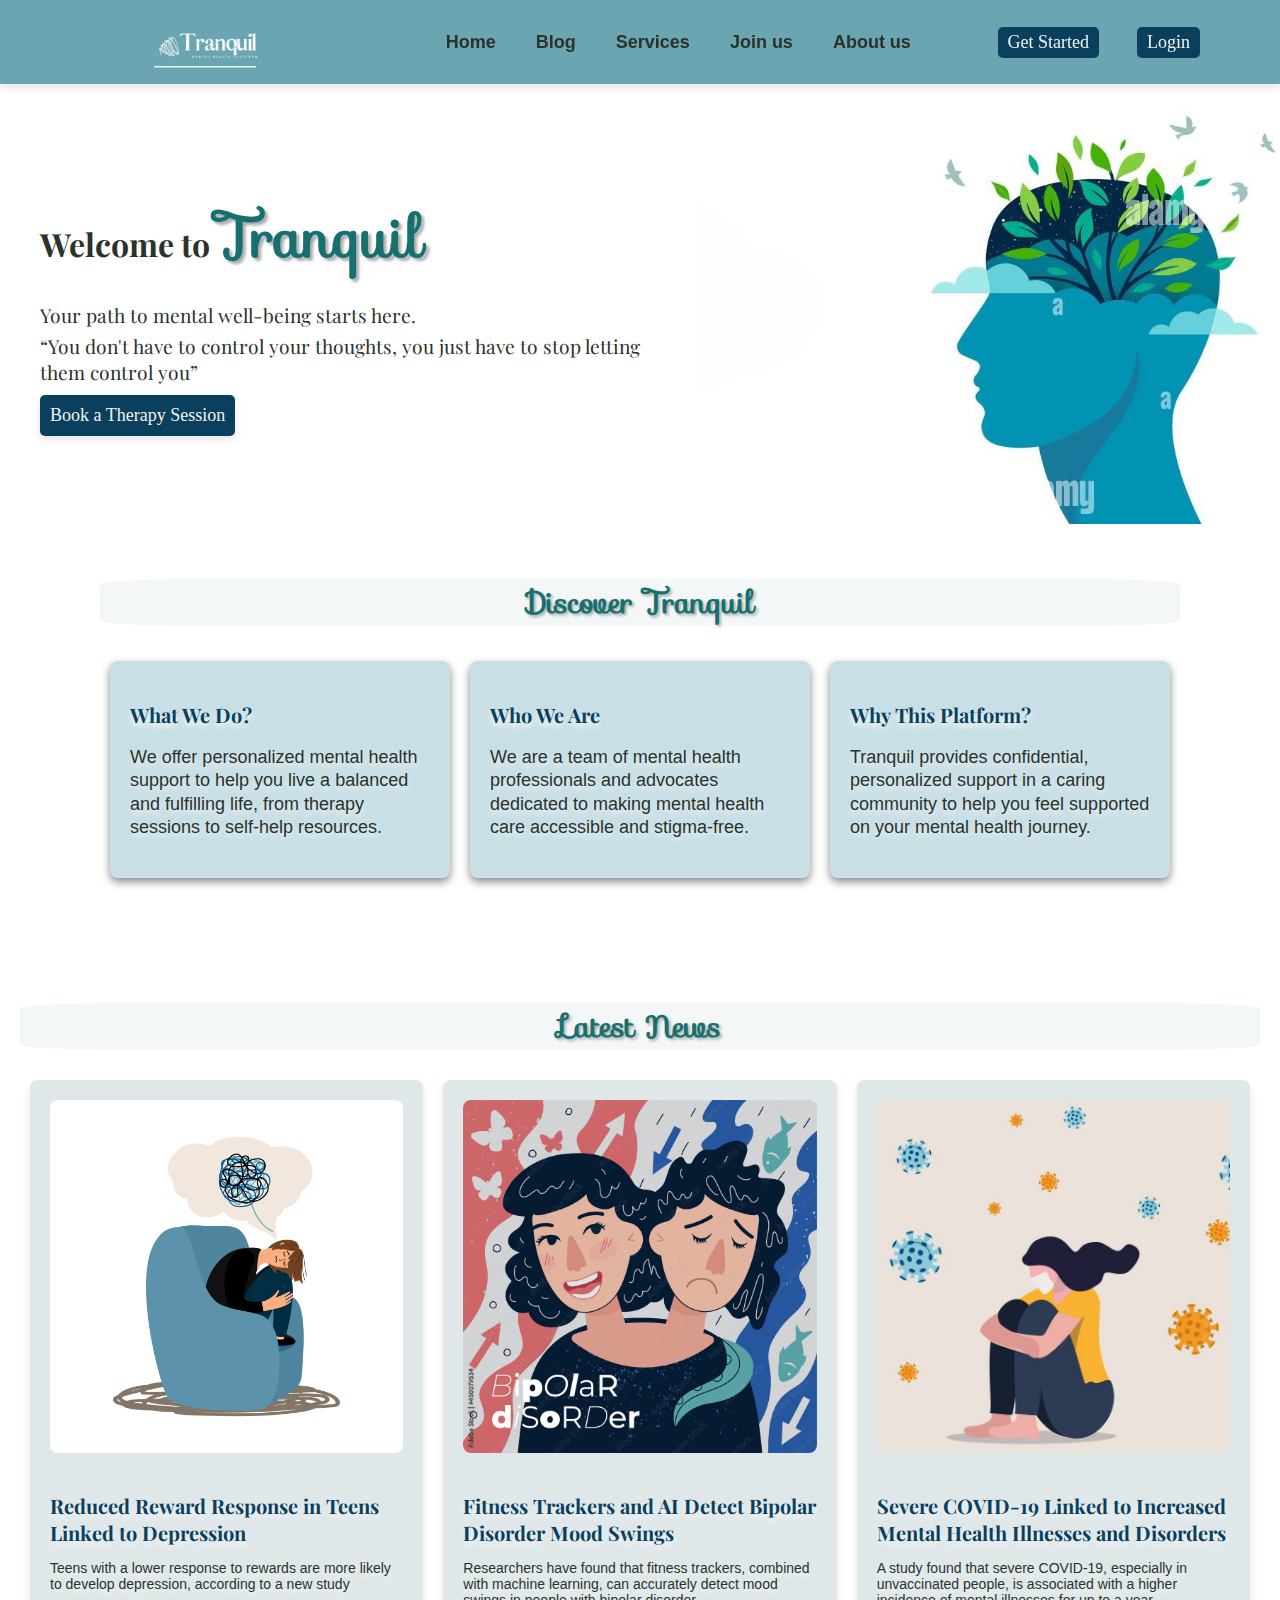
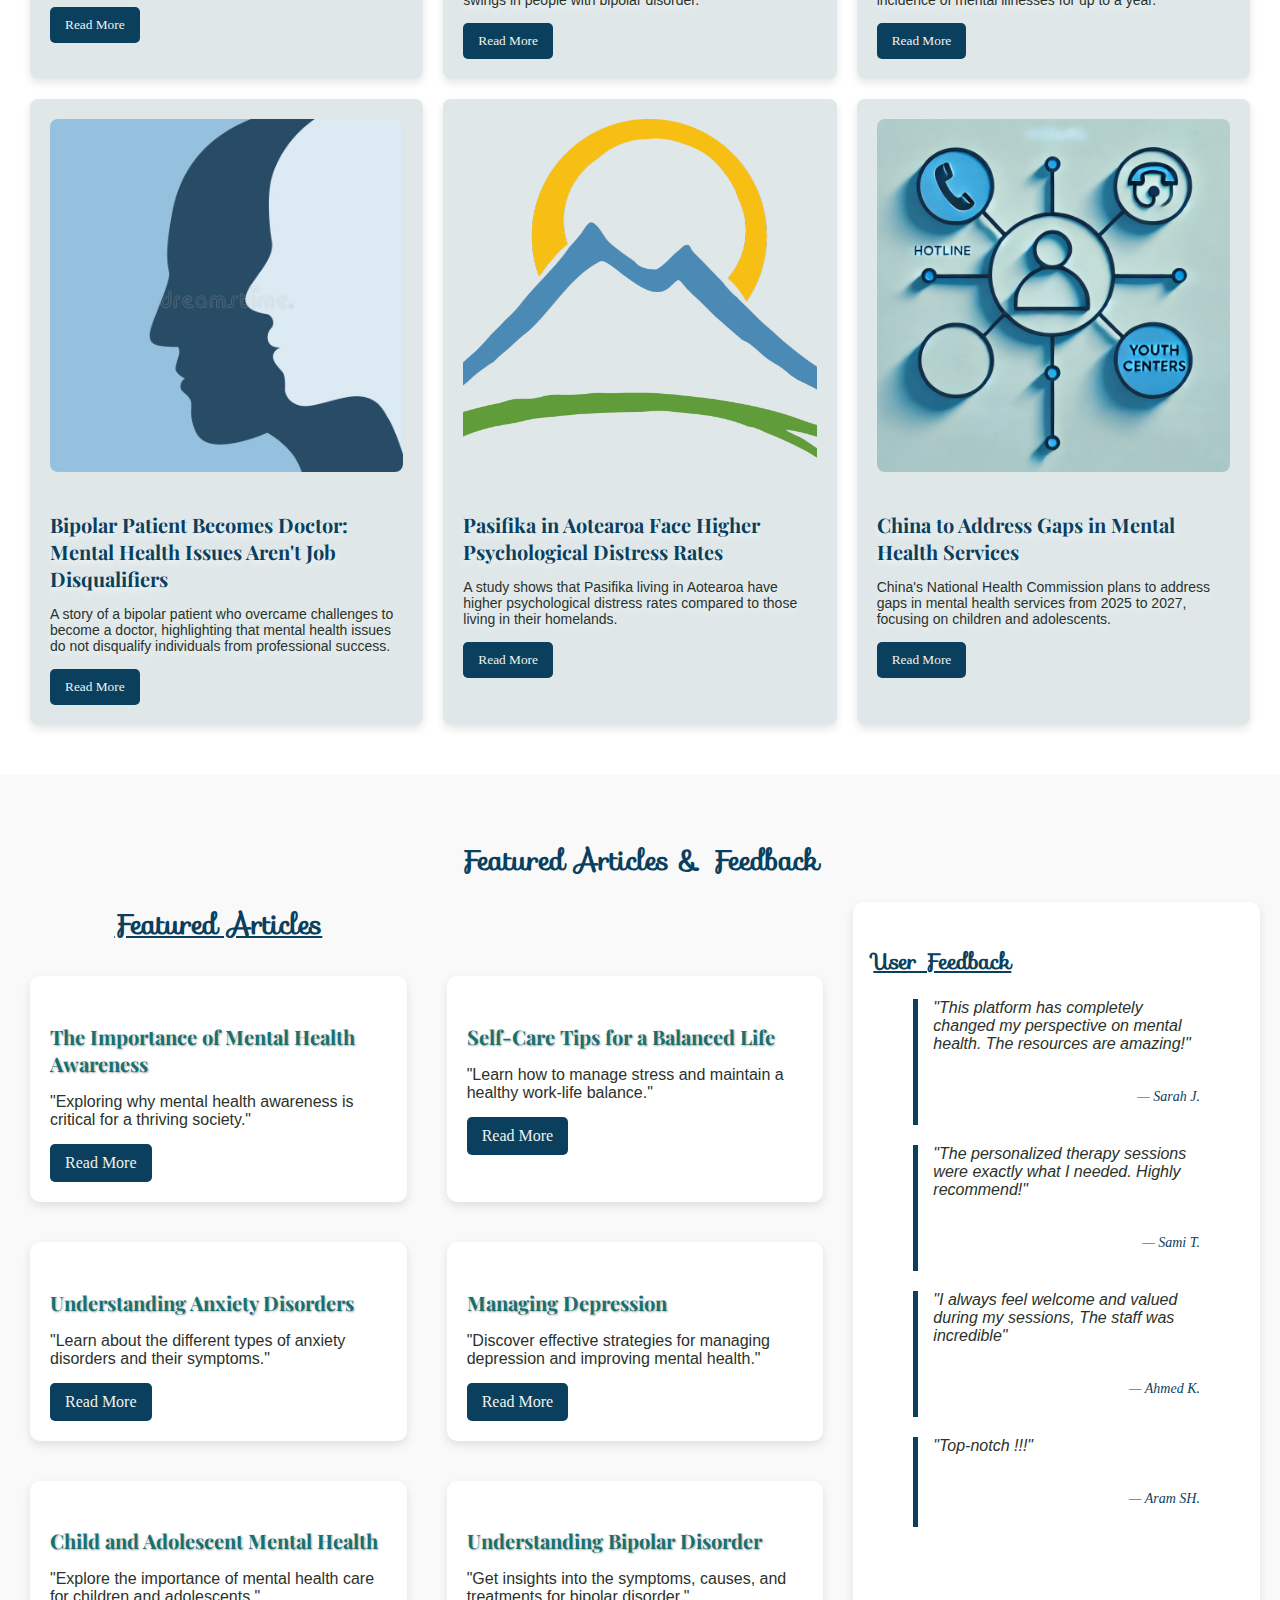
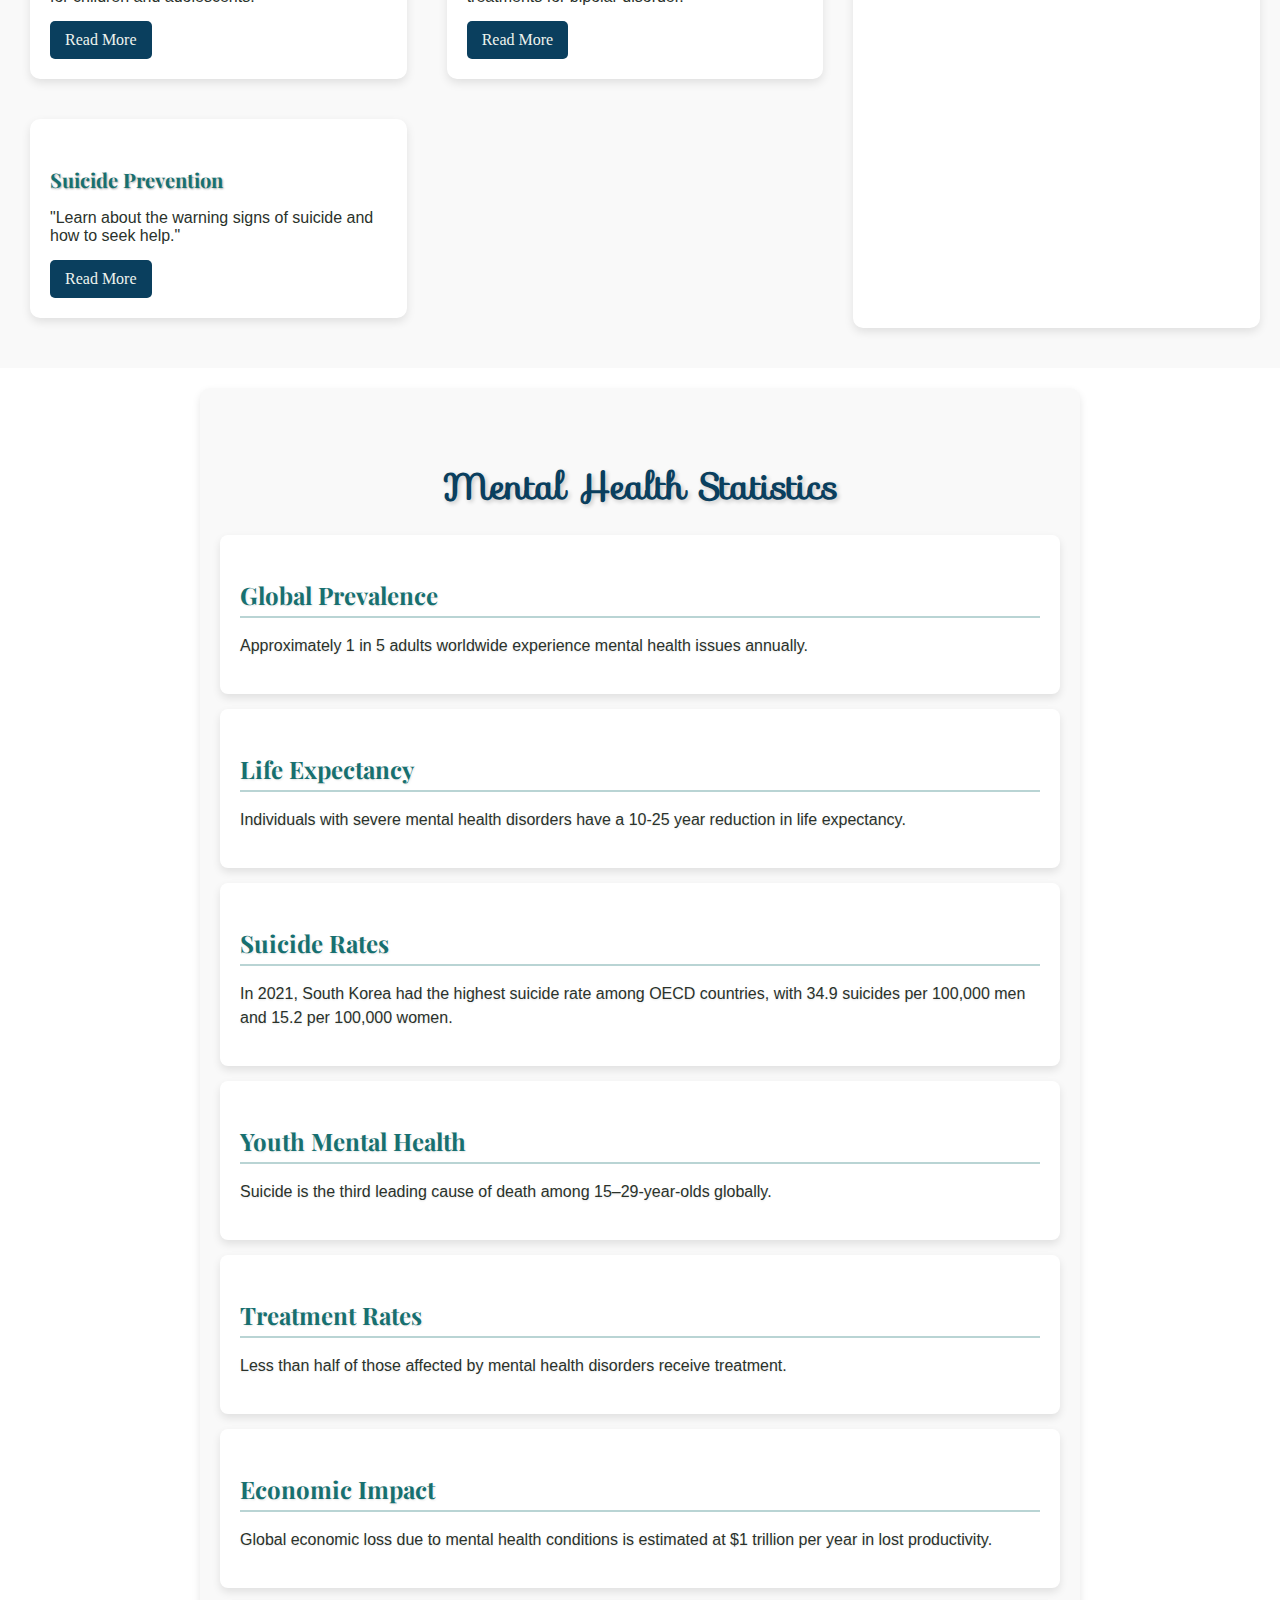
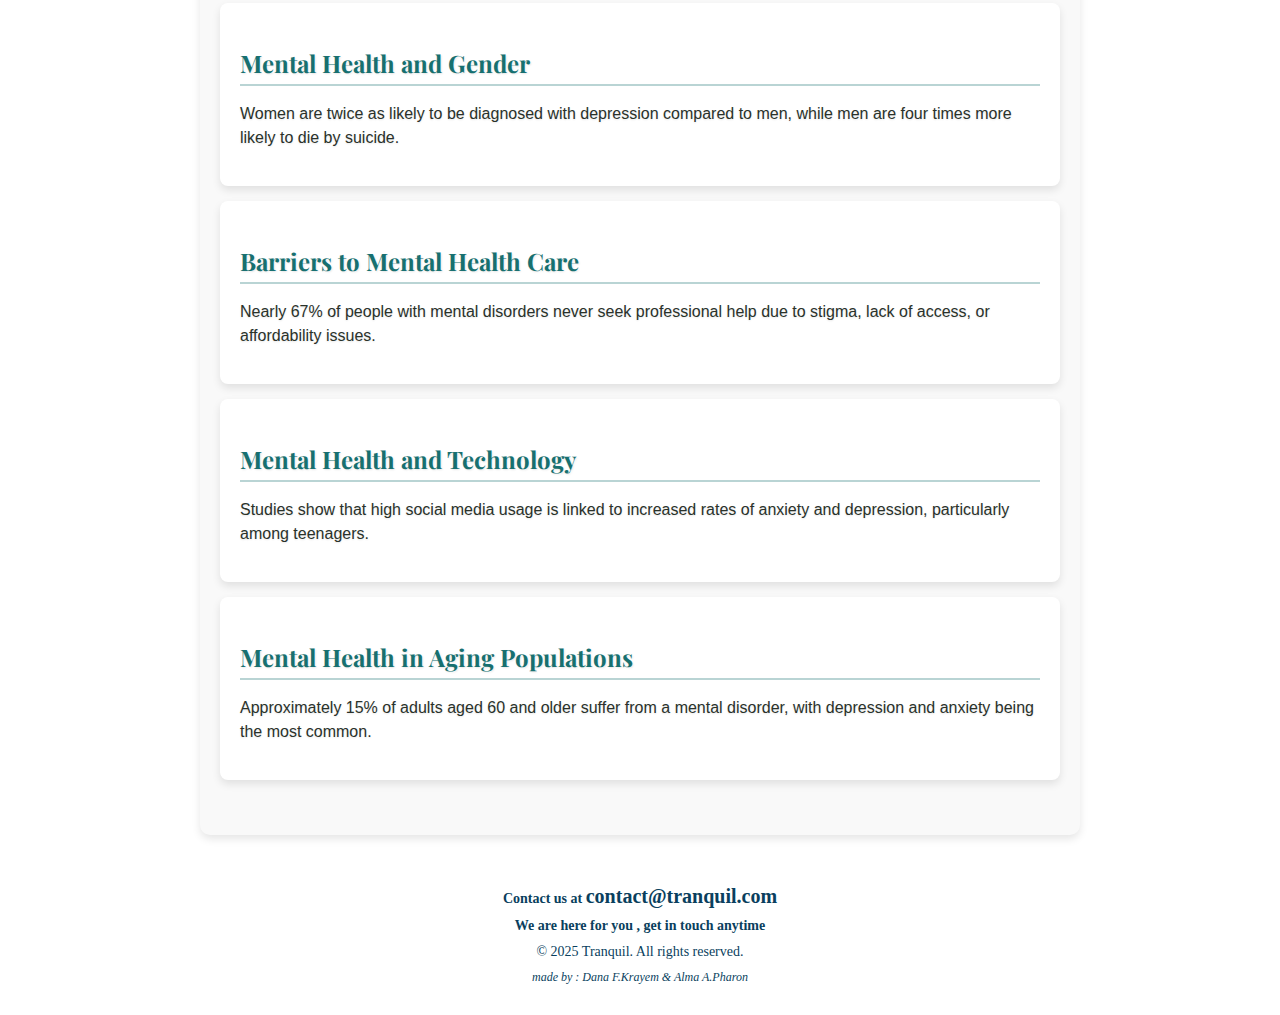
<file: index.html>
<!DOCTYPE html>
<html lang="en">
<head>
    <meta charset="UTF-8">
    <meta name="viewport" content="width=device-width, initial-scale=1.0">
    <title>Tranquil</title>
    <link rel="stylesheet" href="stylehome.css">
    <link rel="stylesheet" href="https://fonts.googleapis.com/css?family=Sofia|Playfair+Display">

</head>

<body>
    <!-- Header Part -->
    <header>
        <div class="hcontainer">
            <div class="header-content">
                <div class="logo">
                    <a href="index.html">
                        <img src="removebg-preview.png" alt="tranquil">
                    </a>
                </div>
                <nav>
                    <ul>
                        <li><a href="index.html">Home</a></li>
                        <li><a href="Blog.html">Blog</a></li>
                        <li><a href="Services.html">Services</a></li>
                        <li><a href="JoinUs.html">Join us</a></li>
                        <li><a href="AboutUs.html">About us</a></li>
                    </ul>
                </nav>
                <div class="navbuttons">
                    <button><a href="GetStarted.html">Get Started</a></button>
                    <button><a href="login.html">Login</a></button>
                </div>
            </div>
        </div>
    </header>

    <!-- Welcome Message -->
    <div class="Welcome">
        <div class="content1">
            <h1>Welcome to <span>Tranquil</span> </h1>
            <p>Your path to mental well-being starts here.</p> <q>You don't have to control your thoughts, you just have
                to stop letting them control you</q>
            <div class="access-booking"> <button onclick="window.location.href='Services.html#booking-form'">Book a
                    Therapy Session</button> </div>
        </div>
   </div>
        <section id="introduction" class="container">
            <h2>Discover Tranquil</h2>
            <div class="grid-container">
                <div class="grid-item">
                    <h3>What We Do?</h3>
                    <p>We offer personalized mental health support to help you live a balanced and fulfilling life, from
                        therapy sessions to self-help resources.</p>
                </div>
                <div class="grid-item">
                    <h3>Who We Are</h3>
                    <p>We are a team of mental health professionals and advocates dedicated to making mental health care
                        accessible and stigma-free.</p>
                </div>
                <div class="grid-item">
                    <h3>Why This Platform?</h3>
                    <p>Tranquil provides confidential, personalized support in a caring community to help you feel
                        supported on your mental health journey.</p>
                </div>
            </div>
        </section>



    </div>

    <!-- Latest News -->
    <section id="latest-news">
        <h2>Latest News</h2>
        <div class="news-container">

            <article class="news-item">
                <img src="Reduced Reward Response in Teens Linked to Depression.jpeg"
                    alt="Reduced Reward Response in Teens Linked to Depression">
                <h3>Reduced Reward Response in Teens Linked to Depression</h3>
                <p class="news-summary">Teens with a lower response to rewards are more likely to develop depression,
                    according to a new study</p>
                <div class="news-footer">
                    <button class="expand-btn" onclick="toggleContent(this)">Read More</button>
                    <div class="news-full-content">
                        <p class="news-para">A recent study reveals that teens with a reduced neural response to rewards
                            are more likely
                            to
                            develop depression. Researchers followed 145 high-risk teens and found that those who felt
                            less
                            pleasure from rewards were more likely to experience their first episode of depression. This
                            finding could help identify at-risk teens and lead to early interventions</p>
                        <div class="news-meta">
                            <hr class="line">
                            <p class="source">source : ScienceDaily</p>
                            <p class="date">date : 17-Dec-2024 </p>
                        </div>
                    </div>
                </div>
            </article>

            <article class="news-item">
                <img src="Bipolar Disorder.jpg" alt="AI Detect Bipolar Disorder Mood Swings">
                <h3>Fitness Trackers and AI Detect Bipolar Disorder Mood Swings</h3>
                <p class="news-summary">Researchers have found that fitness trackers, combined with machine learning,
                    can accurately detect mood swings in people with bipolar disorder.</p>
                <div class="news-footer">
                    <button class="expand-btn" onclick="toggleContent(this)">Read More</button>
                    <div class="news-full-content">
                        <p class="news-para"> A new study from Brigham and Women's Hospital shows that data from fitness
                            trackers can be
                            used
                            to detect mood swings in people with bipolar disorder. By using machine learning algorithms,
                            researchers were able to identify periods of depression and mania with high accuracy. This
                            method could help doctors respond quickly to mood episodes, improving treatment for patients
                            with bipolar disorder</p>
                        <div class="news-meta">
                            <hr class="line">
                            <p class="source">source : ScienceDaily</p>
                            <p class="date">date : 25-Nov-2024 </p>
                        </div>
                    </div>
                </div>

            </article>

            <article class="news-item"> <img src="covid and depression.jpeg"
                    alt="Severe COVID-19 Linked to Increased Mental Health Illnesses">
                <h3>Severe COVID-19 Linked to Increased Mental Health Illnesses and Disorders</h3>
                <p class="news-summary">A study found that severe COVID-19, especially in unvaccinated people, is
                    associated with a higher incidence of mental illnesses for up to a year.</p>
                <div class="news-footer"> <button class="expand-btn" onclick="toggleContent(this)">Read More</button>

                    <div class="news-full-content">
                        <p class="news-para">A new study from the University of Bristol reveals that severe COVID-19 is
                            linked to a higher
                            incidence of mental illnesses, particularly in unvaccinated individuals. Researchers
                            analyzed
                            health data from 18 million people and found that those who experienced severe COVID-19 had
                            a
                            higher risk of developing conditions like depression, anxiety, and PTSD for up to a year
                            after
                            their diagnosis. Vaccination appeared to mitigate these adverse effects, highlighting the
                            importance of getting vaccinated to protect mental health.</p>

                        <div class="news-meta">
                            <hr class="line">
                            <p class="source">Source: ScienceDaily</p>
                            <p class="date">Date: 21-Aug-2024</p>
                        </div>
                    </div>
                </div>
            </article>
            <article class="news-item"> <img src="bipolar.jpeg" alt="Bipolar Patient Becomes Doctor">
                <h3>Bipolar Patient Becomes Doctor: Mental Health Issues Aren't Job Disqualifiers</h3>
                <p class="news-summary">A story of a bipolar patient who overcame challenges to become a doctor,
                    highlighting that mental health issues do not disqualify individuals from professional success.</p>
                <div class="news-footer">
                    <button class="expand-btn" onclick="toggleContent(this)">Read More</button>
                    <div class="news-full-content">
                        <p class="news-para">It is a myth that people with mental health conditions cannot perform well
                            in
                            school or work.
                            Support and therapy can help individuals excel, as demonstrated by a patient who battled
                            bipolar
                            disorder and became a doctor. This story emphasizes that mental health issues encompass a
                            broad
                            spectrum of conditions, and with appropriate support, individuals can achieve their goals.
                        </p>
                        <div class="news-meta">
                            <hr class="line">
                            <p class="source">Source: Indian Express</p>
                            <p class="date">Date: 2-Jan-2025</p>
                        </div>
                    </div>
                </div>

            </article>

            <article class="news-item">
                <img src="pacific-mental-health.png" alt="Pacific Mental Health Statistics">
                <h3>Pasifika in Aotearoa Face Higher Psychological Distress Rates</h3>
                <p class="news-summary">A study shows that Pasifika living in Aotearoa have higher psychological
                    distress rates compared to those living in their homelands.</p>
                <div class="news-footer">
                    <button class="expand-btn" onclick="toggleContent(this)">Read More</button>
                    <div class="news-full-content">
                        <p class="news-para">A new study reveals that Pasifika living in Aotearoa experience higher
                            rates
                            of psychological
                            distress compared to those in their homelands. The research highlights the impact of
                            acculturation and the loss of social structures on mental health. The study calls for
                            addressing
                            barriers to mental health care for Pacific peoples.</p>
                        <div class="news-meta">
                            <hr class="line">
                            <p class="source">source: RNZ</p>
                            <p class="date">date: 1-Jan-2025</p>
                        </div>
                    </div>
                </div>
            </article>

            <article class="news-item">
                <img src="chinacenter.png" alt="China Mental Health Services">
                <h3>China to Address Gaps in Mental Health Services</h3>
                <p class="news-summary">China's National Health Commission plans to address gaps in mental health
                    services from 2025 to 2027, focusing on children and adolescents.</p>
                <div class="news-footer">
                    <button class="expand-btn" onclick="toggleContent(this)">Read More</button>
                    <div class="news-full-content">
                        <p class="news-para">China's National Health Commission announced plans to address gaps in
                            mental
                            health services
                            from
                            2025 to 2027. The initiative includes setting up a mental health hotline, establishing
                            regional
                            mental health centers, and developing key clinical specialties. This effort aims to tackle
                            the
                            increasing number of mental health issues, particularly among children and adolescents.</p>
                        <div class="news-meta">
                            <hr class="line">
                            <p class="source">source: MSN</p>
                            <p class="date">date: 2-Jan-2025</p>
                        </div>
                    </div>
                </div>
            </article>


        </div>
    </section>



    <!-- Featured Articles & Feedback Section -->
    <section id="featured">
        <h2>Featured Articles & Feedback</h2>
        <div class="featured-container">
            <!-- Featured Articles -->
            <div class="featured-articles">
                <h3>Featured Articles</h3>
                <hr class="line">
                <article>
                    <h4>The Importance of Mental Health Awareness</h4>
                    <p>"Exploring why mental health awareness is critical for a thriving society."</p>
                    <a href="https://www.moriahbehavioralhealth.com/the-importance-of-mental-health-awareness"
                        target="_blank">Read More</a>
                </article>
                <article>
                    <h4>Self-Care Tips for a Balanced Life</h4>
                    <p>"Learn how to manage stress and maintain a healthy work-life balance."</p>
                    <a href="https://www.nimh.nih.gov/health/topics/caring-for-your-mental-health" target="_blank">Read
                        More</a>
                </article>
                <article>
                    <h4>Understanding Anxiety Disorders</h4>
                    <p>"Learn about the different types of anxiety disorders and their symptoms."</p>
                    <a href="https://www.nimh.nih.gov/health/topics/anxiety-disorders" target="_blank">Read More</a>
                </article>

                <article>
                    <h4>Managing Depression</h4>
                    <p>"Discover effective strategies for managing depression and improving mental health."</p>
                    <a href="https://www.nimh.nih.gov/health/topics/depression" target="_blank">Read More</a>
                </article>

                <article>
                    <h4>Child and Adolescent Mental Health</h4>
                    <p>"Explore the importance of mental health care for children and adolescents."</p>
                    <a href="https://www.nimh.nih.gov/health/topics/child-and-adolescent-mental-health"
                        target="_blank">Read More</a>
                </article>

                <article>
                    <h4>Understanding Bipolar Disorder</h4>
                    <p>"Get insights into the symptoms, causes, and treatments for bipolar disorder."</p>
                    <a href="https://www.nimh.nih.gov/health/topics/bipolar-disorder" target="_blank">Read More</a>
                </article>

                <article>
                    <h4>Suicide Prevention</h4>
                    <p>"Learn about the warning signs of suicide and how to seek help."</p>
                    <a href="https://www.nimh.nih.gov/health/topics/suicide-prevention" target="_blank">Read More</a>
                </article>

            </div>

            <!-- User Feedback -->
            <div class="featured-feedback">
                <h3>User Feedback</h3>
                <blockquote>
                    <p>"This platform has completely changed my perspective on mental health. The resources are
                        amazing!"</p>
                    <footer>— Sarah J.</footer>
                </blockquote>
                <blockquote>
                    <p>"The personalized therapy sessions were exactly what I needed. Highly recommend!"</p>
                    <footer>— Sami T.</footer>
                </blockquote>
                <blockquote>
                    <p>"I always feel welcome and valued during my sessions, The staff was incredible"</p>
                    <footer>— Ahmed K.</footer>
                </blockquote>
                <blockquote>
                <p>"Top-notch !!!"</p>
                <footer>— Aram SH.</footer>
            </blockquote>
            </div>
        </div>
    </section>


    <section class="infographic">
        <h2>Mental Health Statistics</h2>
        <div class="stat">
            <h3>Global Prevalence</h3>
            <p>Approximately 1 in 5 adults worldwide experience mental health issues annually.</p>
        </div>
        <div class="stat">
            <h3>Life Expectancy</h3>
            <p>Individuals with severe mental health disorders have a 10-25 year reduction in life expectancy.</p>
        </div>
        <div class="stat">
            <h3>Suicide Rates</h3>
            <p>In 2021, South Korea had the highest suicide rate among OECD countries, with 34.9 suicides per 100,000 men and 15.2 per 100,000 women.</p>
        </div>
        <div class="stat">
            <h3>Youth Mental Health</h3>
            <p>Suicide is the third leading cause of death among 15–29-year-olds globally.</p>
        </div>
        <div class="stat">
            <h3>Treatment Rates</h3>
            <p>Less than half of those affected by mental health disorders receive treatment.</p>
        </div>
        <div class="stat">
            <h3>Economic Impact</h2>
            <p>Global economic loss due to mental health conditions is estimated at $1 trillion per year in lost productivity.</p>
        </div>
        <div class="stat">
            <h3>Mental Health and Gender</h3>
            <p>Women are twice as likely to be diagnosed with depression compared to men, while men are four times more likely to die by suicide.</p>
        </div>
        <div class="stat">
            <h3>Barriers to Mental Health Care</h3>
            <p>Nearly 67% of people with mental disorders never seek professional help due to stigma, lack of access, or affordability issues.</p>
        </div>
        <div class="stat">
            <h3>Mental Health and Technology</h3>
            <p>Studies show that high social media usage is linked to increased rates of anxiety and depression, particularly among teenagers.</p>
        </div>
        <div class="stat">
            <h3>Mental Health in Aging Populations</h3>
            <p>Approximately 15% of adults aged 60 and older suffer from a mental disorder, with depression and anxiety being the most common.</p>
        </div>
    </section>

    <!-- Footer Section -->
    <footer>
        <div class="container">
            <p>Contact us at <a href="mailto:danafkrayem114@gamil.com">contact@tranquil.com</a></p>
            <p> <strong>We are here for you , get in touch anytime</strong> </p>
            <p>&copy; 2025 Tranquil. All rights reserved.</p>
            <p>made by : Dana F.Krayem & Alma A.Pharon</p>
        </div>
    </footer>
    <script src="script.js"></script>
</body>

</html>
</file>
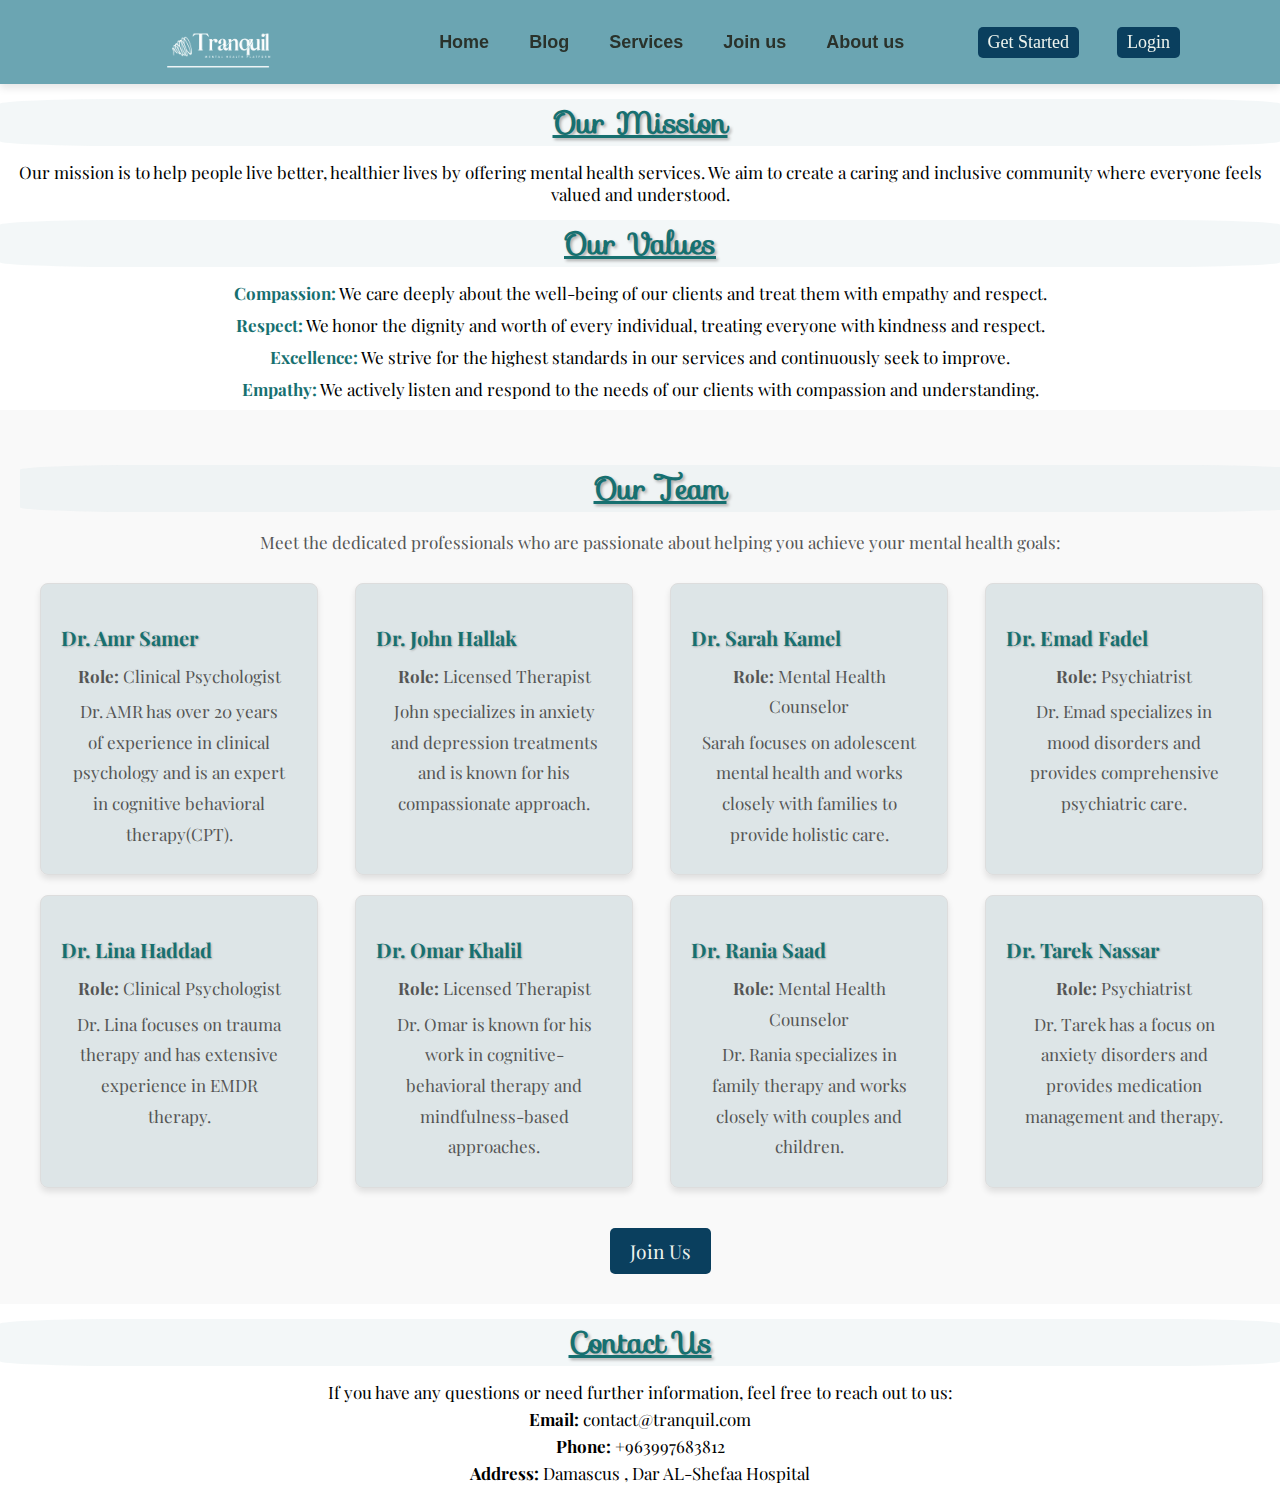
<file: AboutUs.html>
<!DOCTYPE html>
<html lang="en">

<head>
    <meta charset="UTF-8">
    <meta name="viewport" content="width=device-width, initial-scale=1.0">
    <title>About us</title>
    <link rel="stylesheet" href="styleAboutus.css">
    <link rel="stylesheet" href="https://fonts.googleapis.com/css?family=Sofia|Playfair+Display">

</head>

<body>
    <!-- Header Part -->
    <header>
        <div class="hcontainer">
            <div class="header-content">
                <div class="logo">
                    <a href="index.html">
                        <img src="removebg-preview.png" alt="tranquil">
                    </a>
                </div>
                <nav>
                    <ul>
                        <li><a href="index.html">Home</a></li>
                        <li><a href="Blog.html">Blog</a></li>
                        <li><a href="Services.html">Services</a></li>
                        <li><a href="JoinUs.html">Join us</a></li>
                        <li><a href="AboutUs.html">About us</a></li>
                    </ul>
                </nav>
                <div class="navbuttons">
                    <button><a href="GetStarted.html">Get Started</a></button>
                    <button><a href="login.html">Login</a></button>
                </div>
            </div>
        </div>

    </header>


    <section id="about">
        <h2>Our Mission</h2>
        <p>Our mission is to help people live better,
            healthier lives by offering mental health services.
            We aim to create a caring and inclusive community
            where everyone feels valued and understood.</p>


        <h2>Our Values</h2>
        <ul>
            <li><strong>Compassion:</strong> We care deeply about the well-being of our clients and treat them with
                empathy and respect.</li>
            <li><strong>Respect:</strong> We honor the dignity and worth of every individual, treating everyone with
                kindness and respect.</li>
            <li><strong>Excellence:</strong> We strive for the highest standards in our services and continuously seek
                to improve.</li>
            <li><strong>Empathy:</strong> We actively listen and respond to the needs of our clients with compassion and
                understanding.</li>
        </ul>
        <section class="team-container">


            <h2>Our Team</h2>
            <p>Meet the dedicated professionals who are passionate about helping you achieve your mental health goals:
            </p>
            <div class="team-members">
                <div class="team-member">
                    <h3>Dr. Amr Samer</h3>
                    <p><strong>Role:</strong> Clinical Psychologist</p>
                    <p>Dr. AMR has over 20 years of experience in clinical psychology and is an expert in cognitive
                        behavioral therapy(CPT).</p>
                </div>
                <div class="team-member">
                    <h3>Dr. John Hallak</h3>
                    <p><strong>Role:</strong> Licensed Therapist</p>
                    <p>John specializes in anxiety and depression treatments and is known for his compassionate
                        approach.</p>
                </div>
                <div class="team-member">
                    <h3> Dr. Sarah Kamel</h3>
                    <p><strong>Role:</strong> Mental Health Counselor</p>
                    <p>Sarah focuses on adolescent mental health and works closely with families to provide holistic
                        care.</p>
                </div>
                <div class="team-member">
                    <h3>Dr. Emad Fadel</h3>
                    <p><strong>Role:</strong> Psychiatrist</p>
                    <p>Dr. Emad specializes in mood disorders and provides comprehensive psychiatric care.</p>
                </div>
                <div class="team-member">
                    <h3>Dr. Lina Haddad</h3>
                    <p><strong>Role:</strong> Clinical Psychologist</p>
                    <p>Dr. Lina focuses on trauma therapy and has extensive experience in EMDR therapy.</p>
                </div>
                <div class="team-member">
                    <h3>Dr. Omar Khalil</h3>
                    <p><strong>Role:</strong> Licensed Therapist</p>
                    <p>Dr. Omar is known for his work in cognitive-behavioral therapy and mindfulness-based approaches.
                    </p>
                </div>
                <div class="team-member">
                    <h3>Dr. Rania Saad</h3>
                    <p><strong>Role:</strong> Mental Health Counselor</p>
                    <p>Dr. Rania specializes in family therapy and works closely with couples and children.</p>
                </div>
                <div class="team-member">
                    <h3>Dr. Tarek Nassar</h3>
                    <p><strong>Role:</strong> Psychiatrist</p>
                    <p>Dr. Tarek has a focus on anxiety disorders and provides medication management and therapy.</p>
                </div>
            </div>
            <div class="join-us-container">
                <a href="JoinUs.html" class="button">Join Us</a>
            </div>
        </section>

        <h2>Contact Us</h2>
        <p>If you have any questions or need further information, feel free to reach out to us:</p>
        <p><strong>Email:</strong> contact@tranquil.com</p>
        <p><strong>Phone:</strong> +963997683812</p>
        <p><strong>Address:</strong> Damascus , Dar AL-Shefaa Hospital</p>
    </section>


</body>

</html>
</file>
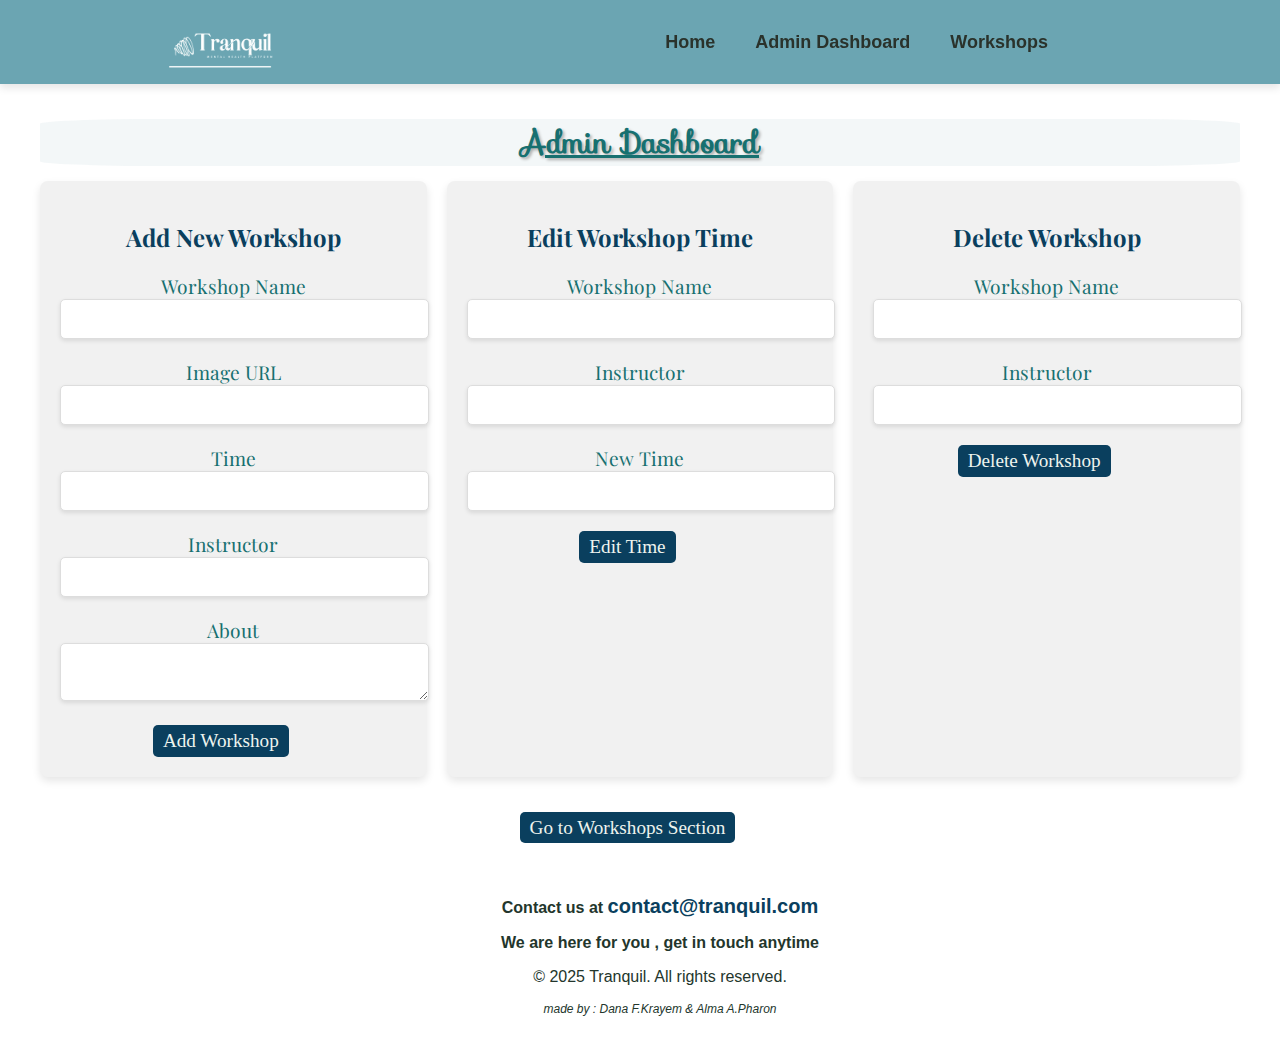
<file: admin.html>
<!DOCTYPE html>
<html lang="en">

<head>
    <meta charset="UTF-8">
    <meta name="viewport" content="width=device-width, initial-scale=1.0">
    <title>Admin Dashboard</title>
    
    <link rel="stylesheet" href="https://fonts.googleapis.com/css?family=Sofia|Playfair+Display">
    <link rel="stylesheet" href="styleadmin.css">
</head>

<body>
    <!-- Header -->
    <header>
        <div class="header-content">
            <div class="logo">
                <img src="removebg-preview.png" alt="Logo">
            </div>
            <nav>
                <ul>
                    <li><a href="index.html">Home</a></li>
                    <li><a href="admin.html">Admin Dashboard</a></li>
                    <li><a href="services.html#workshops"> Workshops </a>
                    </li>
                </ul>
            </nav>
        </div>
    </header>

    <div class="container">
        <h1>Admin Dashboard</h1>
        <div class="form-container">
            <div class="form">
                <h2>Add New Workshop</h2>
                <form id="add-workshop-form">
                    <label for="workshop-name">Workshop Name</label>
                    <input type="text" id="workshop-name" name="name" required>

                    <label for="workshop-img">Image URL</label>
                    <input type="text" id="workshop-img" name="img" required>

                    <label for="workshop-time">Time</label>
                    <input type="text" id="workshop-time" name="time" required>

                    <label for="workshop-instructor">Instructor</label>
                    <input type="text" id="workshop-instructor" name="instructor" required>

                    <label for="workshop-about">About</label>
                    <textarea id="workshop-about" name="about" required></textarea>

                    <button type="submit">Add Workshop</button>
                </form>
            </div>

            <div class="form">
                <h2>Edit Workshop Time</h2>
                <form id="edit-workshop-form">
                    <label for="edit-name">Workshop Name</label>
                    <input type="text" id="edit-name" name="name" required>

                    <label for="edit-instructor">Instructor</label>
                    <input type="text" id="edit-instructor" name="instructor" required>

                    <label for="edit-time">New Time</label>
                    <input type="text" id="edit-time" name="time" required>

                    <button type="submit">Edit Time</button>
                </form>
            </div>

            <div class="form">
                <h2>Delete Workshop</h2>
                <form id="delete-workshop-form">
                    <label for="delete-name">Workshop Name</label>
                    <input type="text" id="delete-name" name="name" required>

                    <label for="delete-instructor">Instructor</label>
                    <input type="text" id="delete-instructor" name="instructor" required>

                    <button type="submit">Delete Workshop</button>
                </form>
            </div>
        </div>

        
        <div id="workshops-list" class="workshops-list">
            <a href="services.html#workshops">Go to Workshops Section</a>
        </div>
    </div>

    <footer>
        <div class="container">
            <p>Contact us at <a href="mailto:danafkrayem114@gamil.com">contact@tranquil.com</a></p>
            <p> <strong>We are here for you , get in touch anytime</strong> </p>
            <p>&copy; 2025 Tranquil. All rights reserved.</p>
            <p>made by : Dana F.Krayem & Alma A.Pharon</p>
        </div>
    </footer>

</body>

</html>
</file>
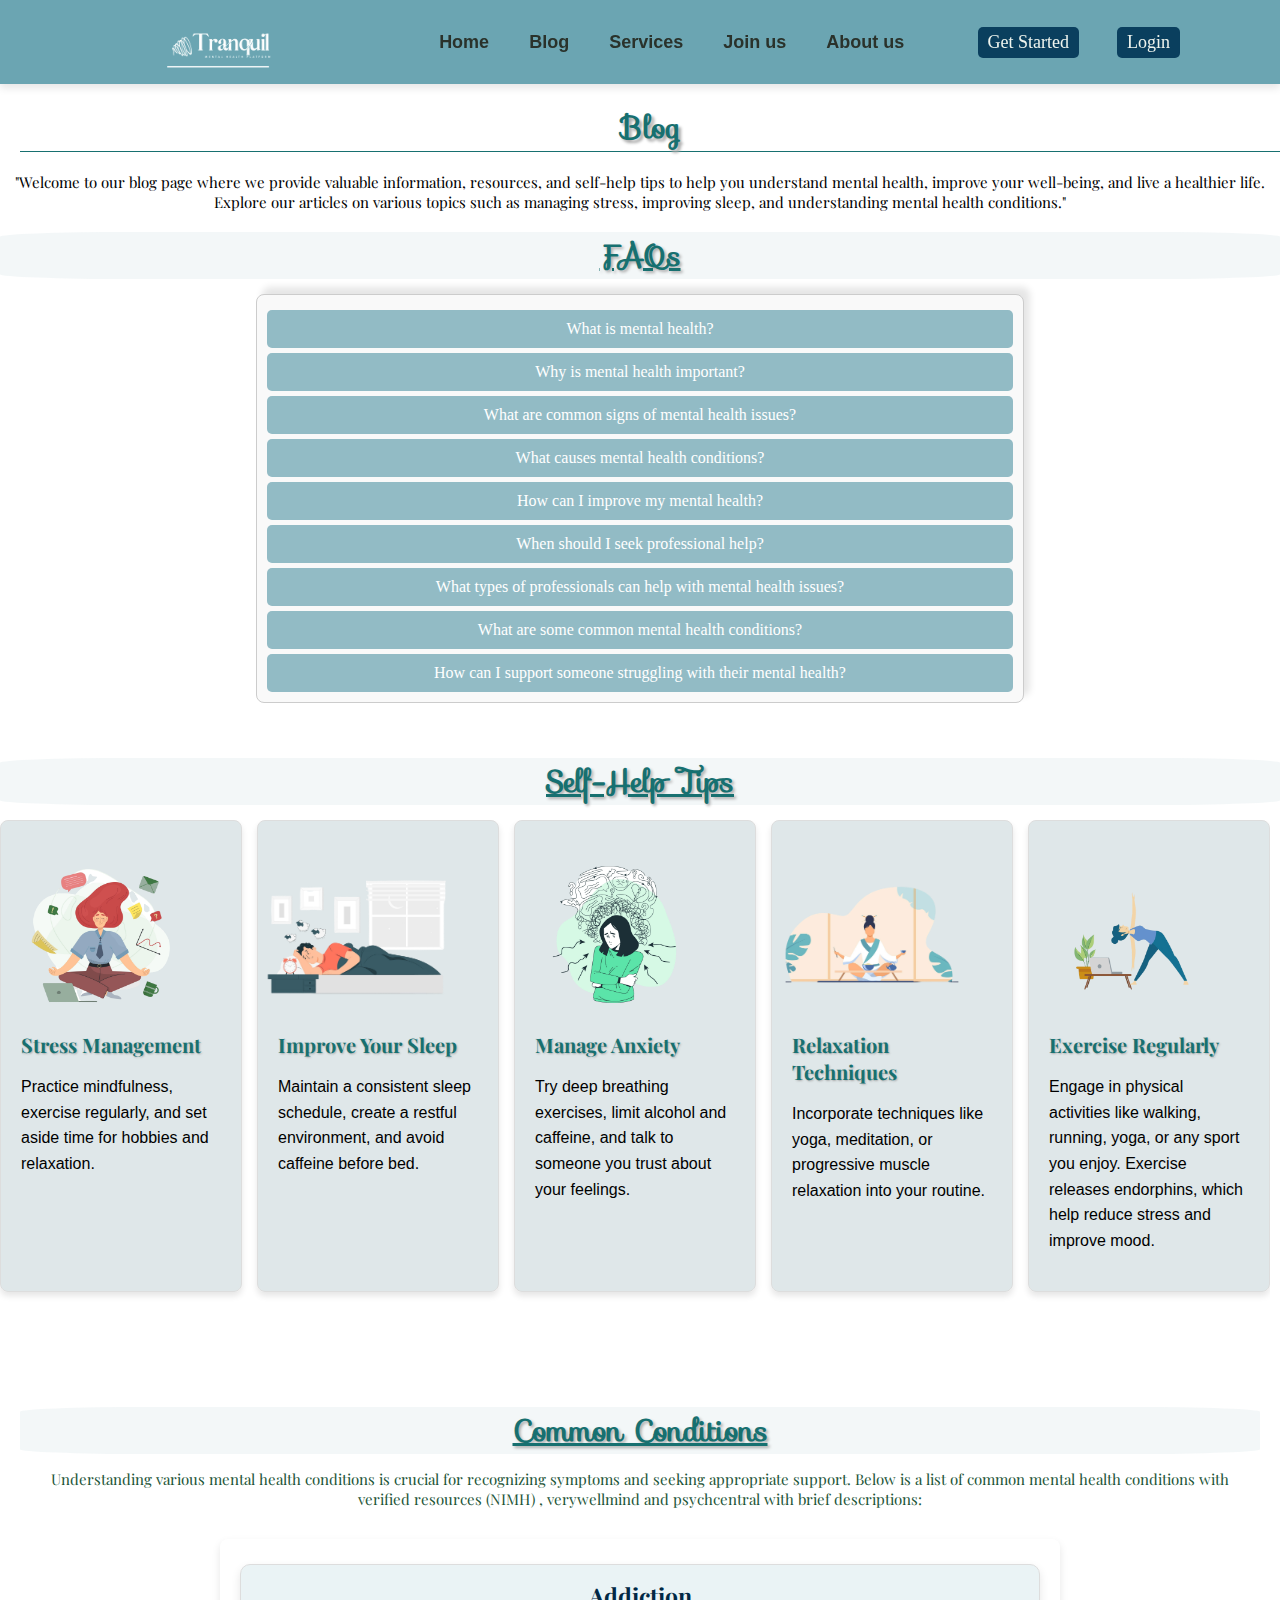
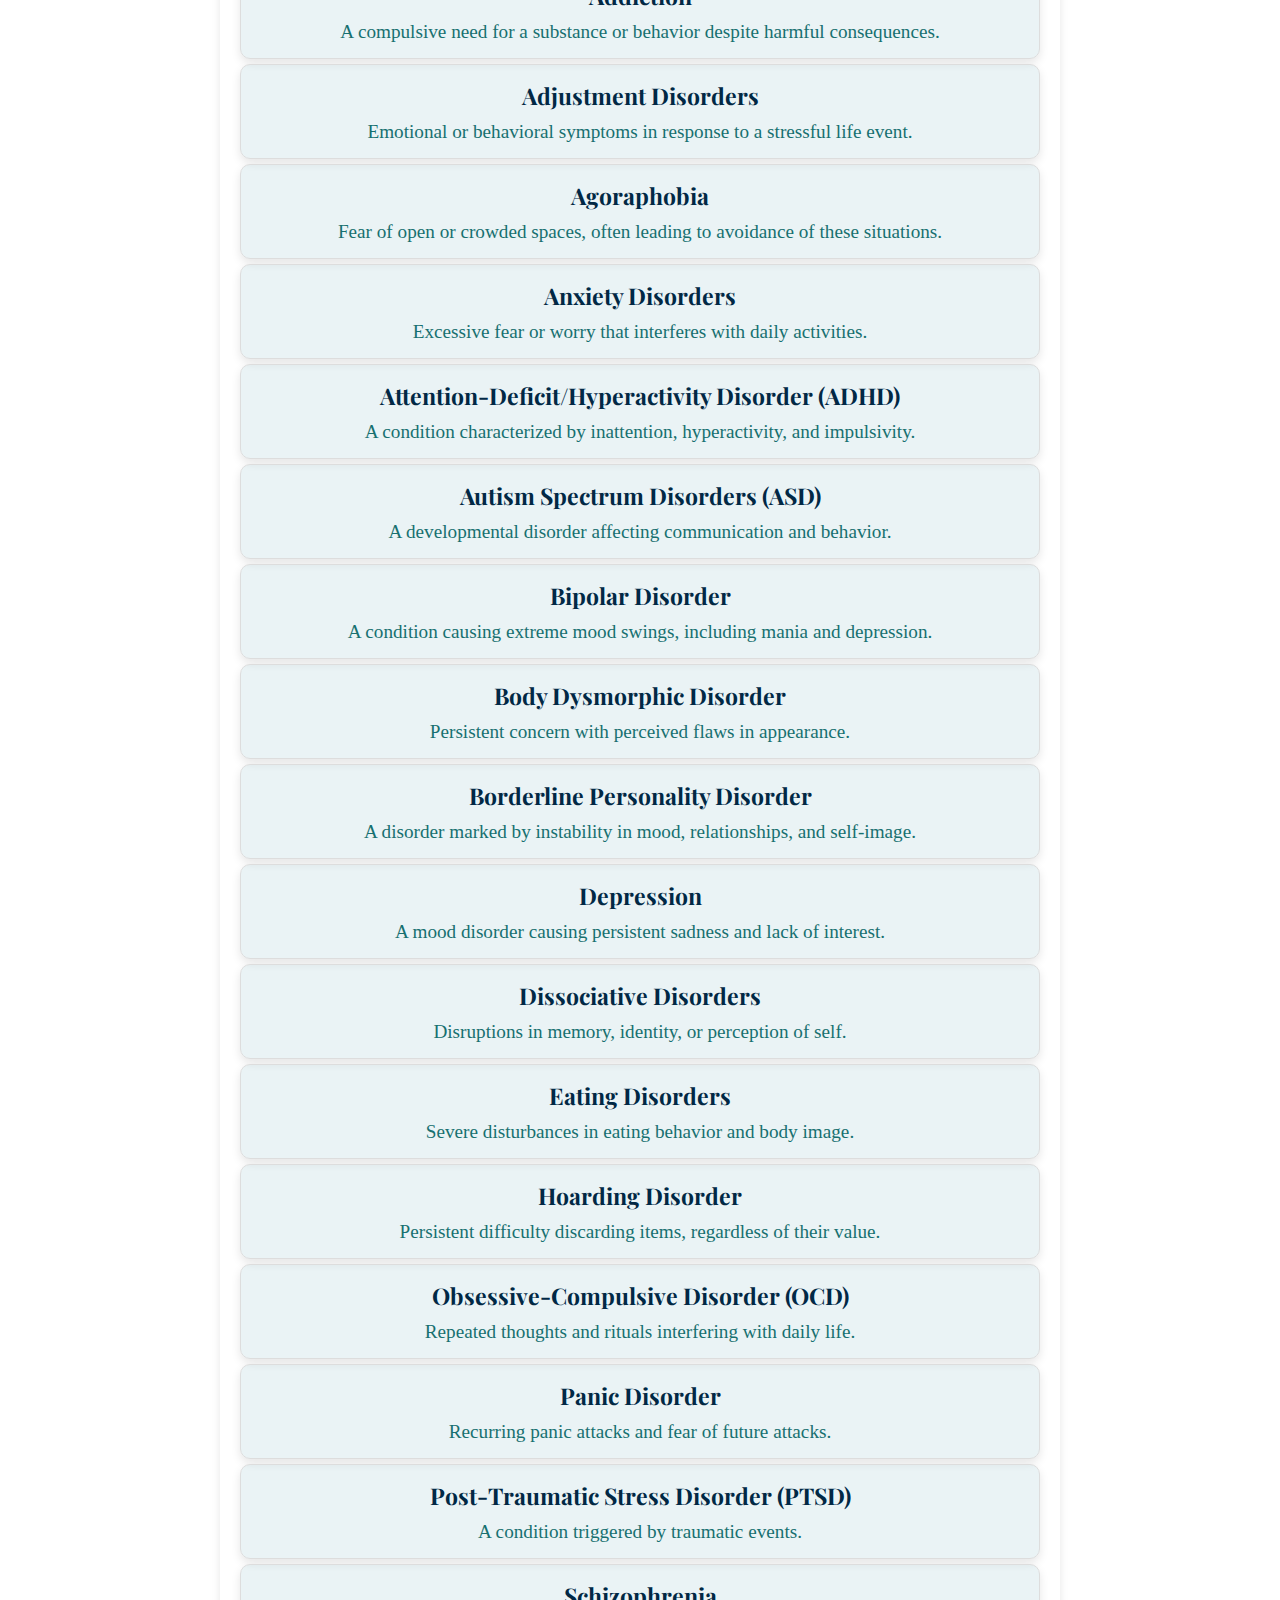
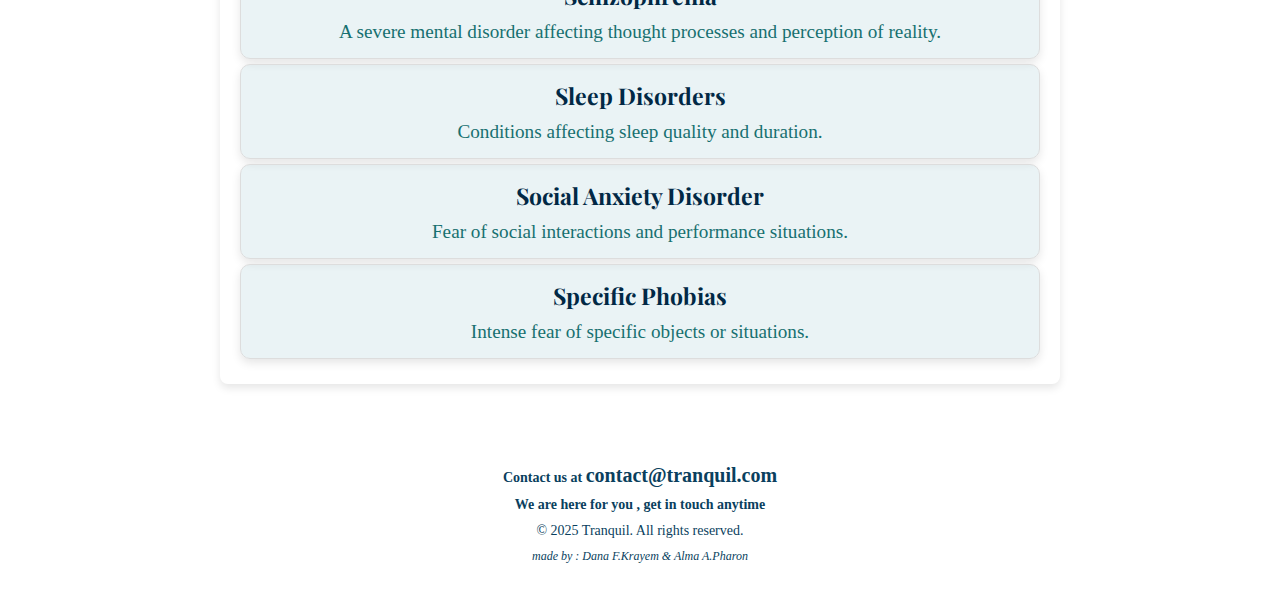
<file: Blog.html>
<!DOCTYPE html>
<html lang="en">

<head>
    <meta charset="UTF-8">
    <meta name="viewport" content="width=device-width, initial-scale=1.0">
    <title>Blog</title>
    <link rel="stylesheet" href="styleblog.css">
    <link rel="stylesheet" href="https://fonts.googleapis.com/css?family=Sofia|Playfair+Display">

</head>

<body>
    <!-- Header Part -->
    <header>
        <div class="hcontainer">
            <div class="header-content">
                <div class="logo">
                    <a href="index.html">
                        <img src="removebg-preview.png" alt="tranquil">
                    </a>
                </div>
                <nav>
                    <ul>
                        <li><a href="index.html">Home</a></li>
                        <li><a href="Blog.html">Blog</a></li>
                        <li><a href="Services.html">Services</a></li>
                        <li><a href="JoinUs.html">Join us</a></li>
                        <li><a href="AboutUs.html">About us</a></li>
                    </ul>
                </nav>
                <div class="navbuttons">
                    <button><a href="GetStarted.html">Get Started</a></button>
                    <button><a href="login.html">Login</a></button>
                </div>
            </div>
        </div>

    </header>
    <div class="pagename">
        <h1>Blog</h1>
        <p>"Welcome to our blog page where we provide valuable information, resources, and self-help tips to help you
            understand mental health, improve your well-being, and live a healthier life. Explore our articles on
            various topics such as managing stress, improving sleep, and understanding mental health conditions."</p>
    </div>

    <!-- FAQs Section -->
    <section id="faqs">
        <h2>FAQs</h2>
        <div class="accordion">
            <button class="accordion-button">What is mental health?</button>
            <div class="accordion-content">
                <p>Mental health includes our emotional, psychological, and social well-being. It affects how we think,
                    feel, and act. It also helps determine how we handle stress, relate to others, and make choices.</p>
            </div>

            <button class="accordion-button">Why is mental health important?</button>
            <div class="accordion-content">
                <p>Mental health is essential to overall well-being. It influences how we cope with life’s challenges,
                    maintain relationships, and achieve personal and professional goals.</p>
            </div>

            <button class="accordion-button">What are common signs of mental health issues?</button>
            <div class="accordion-content">
                <p>Common signs include persistent sadness, mood swings, excessive fear or worry, withdrawal from social
                    activities, changes in appetite or sleep patterns, and difficulty concentrating.</p>
            </div>

            <button class="accordion-button">What causes mental health conditions?</button>
            <div class="accordion-content">
                <p>Mental health conditions can be caused by a combination of genetic, biological, environmental, and
                    psychological factors. Stressful life events or trauma can also contribute.</p>
            </div>

            <button class="accordion-button">How can I improve my mental health?</button>
            <div class="accordion-content">
                <p>You can improve your mental health by practicing self-care, staying active, maintaining a healthy
                    diet, getting enough sleep, connecting with loved ones, and seeking professional help when needed.
                </p>
            </div>

            <button class="accordion-button">When should I seek professional help?</button>
            <div class="accordion-content">
                <p>You should seek professional help if you experience persistent feelings of sadness, hopelessness, or
                    anxiety, or if your mental health symptoms interfere with your daily life and relationships.</p>
            </div>

            <button class="accordion-button">What types of professionals can help with mental health issues?</button>
            <div class="accordion-content">
                <p>Mental health professionals include psychologists, psychiatrists, counselors, therapists, and social
                    workers. Each has different areas of expertise and training.</p>
            </div>

            <button class="accordion-button">What are some common mental health conditions?</button>
            <div class="accordion-content">
                <p>Common mental health conditions include depression, anxiety disorders, bipolar disorder,
                    schizophrenia, PTSD, and OCD. Each condition has unique symptoms and treatments.</p>
            </div>

            <button class="accordion-button">How can I support someone struggling with their mental health?</button>
            <div class="accordion-content">
                <p>You can support someone by listening without judgment, encouraging them to seek help, offering
                    practical assistance, and being patient and understanding as they navigate their challenges.</p>
            </div>
        </div>

    </section>

    <!-- Self-Help Tips Section -->

    <section id="self-help-tips">
        <h2>Self-Help Tips</h2>
        <div class="tips-slider">
            <div class="slide">
                <img src="stress-management.png" alt="Stress Management">
                <h3>Stress Management</h3>
                <p>Practice mindfulness, exercise regularly, and set aside time for hobbies and relaxation.</p>
            </div>
            <div class="slide">
                <img src="improve-sleep.png" alt="Improve Your Sleep">
                <h3>Improve Your Sleep</h3>
                <p>Maintain a consistent sleep schedule, create a restful environment, and avoid caffeine before bed.
                </p>
            </div>
            <div class="slide">
                <img src="manage-anxiety.png" alt="Manage Anxiety">
                <h3>Manage Anxiety</h3>
                <p>Try deep breathing exercises, limit alcohol and caffeine, and talk to someone you trust about your
                    feelings.</p>
            </div>
            <div class="slide">
                <img src="relaxation-techniques.png" alt="Relaxation Techniques">
                <h3>Relaxation Techniques</h3>
                <p>Incorporate techniques like yoga, meditation, or progressive muscle relaxation into your routine.</p>
            </div>
            <div class="slide">
                <img src="exercise-regularly.png" alt="Exercise Regularly">
                <h3>Exercise Regularly</h3>
                <p>Engage in physical activities like walking, running, yoga, or any sport you enjoy. Exercise releases
                    endorphins, which help reduce stress and improve mood.</p>
            </div>
            <div class="slide">
                <img src="stay-connected.png" alt="Stay Connected">
                <h3>Stay Connected</h3>
                <p>Maintain relationships with family and friends. Social connections are crucial for emotional support
                    and overall mental health.</p>
            </div>
            <div class="slide">
                <img src="eat-balanced-diet.png" alt="Eat a Balanced Diet">
                <h3>Eat a Balanced Diet</h3>
                <p>Focus on a nutritious diet that includes plenty of fruits, vegetables, whole grains, and lean
                    proteins. Good nutrition positively impacts your mental health.</p>
            </div>
            <div class="slide">
                <img src="set-realistic-goals.png" alt="Set Realistic Goals">
                <h3>Set Realistic Goals</h3>
                <p>Break down your tasks into manageable steps and set achievable goals. This helps reduce feelings of
                    overwhelm and boosts your sense of accomplishment.</p>
            </div>
            <div class="slide">
                <img src="limit-screen-time.png" alt="Limit Screen Time">
                <h3>Limit Screen Time</h3>
                <p>Take breaks from screens, especially social media. Too much screen time can increase anxiety and
                    disrupt sleep.</p>
            </div>
            <div class="slide">
                <img src="practice-gratitude.png" alt="Practice Gratitude">
                <h3>Practice Gratitude</h3>
                <p>Keep a gratitude journal and write down things you are thankful for. Focusing on the positives can
                    improve your outlook on life.</p>
            </div>
            <div class="slide">
                <img src="seek-professional-help.png" alt="Seek Professional Help">
                <h3>Seek Professional Help</h3>
                <p>If you're struggling, don't hesitate to reach out to a mental health professional. Therapy and
                    counseling can provide valuable support and strategies.</p>
            </div>
        </div>
    </section>

    <!-- Common Conditions Section -->
    <section id="common-conditions">
        <h2>Common Conditions</h2>
        <p>Understanding various mental health conditions is crucial for recognizing symptoms and seeking appropriate
            support. Below is a list of common mental health conditions with verified resources (NIMH) , verywellmind and psychcentral with brief
            descriptions:</p>
        <div class="conditions">
            <ul>
                <li> <a href="https://www.nami.org/in-the-news/addiction-isnt-a-weakness-but-recovery-takes-strength/" target="_blank">
                        <strong>Addiction</strong> <span class="condition-desc">A compulsive need for a substance or
                            behavior despite harmful consequences.</span> </a> </li>
                <li> <a href="https://www.verywellmind.com/what-is-an-adjustment-disorder-4799768" target="_blank">
                        <strong>Adjustment Disorders</strong> <span class="condition-desc">Emotional or behavioral symptoms
                            in response to a stressful life event.</span> </a> </li>
                <li> <a href="https://psychcentral.com/anxiety/agoraphobia-symptoms" target="_blank">
                        <strong>Agoraphobia</strong> <span class="condition-desc">Fear of open or crowded spaces, often
                            leading to avoidance of these situations.</span> </a> </li>
                <li> <a href="https://www.nimh.nih.gov/health/topics/anxiety-disorders" target="_blank"> <strong>Anxiety
                            Disorders</strong> <span class="condition-desc">Excessive fear or worry that interferes with
                            daily activities.</span> </a> </li>
                <li> <a href="https://www.nimh.nih.gov/health/topics/attention-deficit-hyperactivity-disorder-adhd"
                        target="_blank"> <strong>Attention-Deficit/Hyperactivity Disorder (ADHD)</strong> <span
                            class="condition-desc">A condition characterized by inattention, hyperactivity, and
                            impulsivity.</span> </a> </li>
                <li> <a href="https://www.nimh.nih.gov/health/topics/autism-spectrum-disorders-asd" target="_blank">
                        <strong>Autism Spectrum Disorders (ASD)</strong> <span class="condition-desc">A developmental
                            disorder affecting communication and behavior.</span> </a> </li>
                <li> <a href="https://www.nimh.nih.gov/health/topics/bipolar-disorder" target="_blank"> <strong>Bipolar
                            Disorder</strong> <span class="condition-desc">A condition causing extreme mood swings,
                            including mania and depression.</span> </a> </li>
                <li> <a href="https://bmcpsychiatry.biomedcentral.com/articles/10.1186/s12888-021-03185-3" target="_blank">
                        <strong>Body Dysmorphic Disorder</strong> <span class="condition-desc">Persistent concern with
                            perceived flaws in appearance.</span> </a> </li>
                <li> <a href="https://www.nimh.nih.gov/health/topics/borderline-personality-disorder" target="_blank">
                        <strong>Borderline Personality Disorder</strong> <span class="condition-desc">A disorder marked by
                            instability in mood, relationships, and self-image.</span> </a> </li>
                <li> <a href="https://www.nimh.nih.gov/health/topics/depression" target="_blank">
                        <strong>Depression</strong> <span class="condition-desc">A mood disorder causing persistent sadness
                            and lack of interest.</span> </a> </li>
                <li> <a href="https://www.cambridge.org/core/journals/the-british-journal-of-psychiatry/article/dissociative-identity-disorder-out-of-the-shadows-at-last/8E2884FA8669A9A64790E5C47AD72DC7" target="_blank">
                        <strong>Dissociative Disorders</strong> <span class="condition-desc">Disruptions in memory,
                            identity, or perception of self.</span> </a> </li>
                <li> <a href="https://www.nimh.nih.gov/health/topics/eating-disorders" target="_blank"> <strong>Eating
                            Disorders</strong> <span class="condition-desc">Severe disturbances in eating behavior and body
                            image.</span> </a> </li>
                <li> <a href="https://www.health.harvard.edu/mind-and-mood/hoarding-what-to-know-about-this-mental-health-disorder" target="_blank">
                        <strong>Hoarding Disorder</strong> <span class="condition-desc">Persistent difficulty discarding
                            items, regardless of their value.</span> </a> </li>
                <li> <a href="https://www.nimh.nih.gov/health/topics/obsessive-compulsive-disorder-ocd" target="_blank">
                        <strong>Obsessive-Compulsive Disorder (OCD)</strong> <span class="condition-desc">Repeated thoughts
                            and rituals interfering with daily life.</span> </a> </li>
                <li> <a href="https://www.nimh.nih.gov/health/topics/panic-disorder" target="_blank"> <strong>Panic
                            Disorder</strong> <span class="condition-desc">Recurring panic attacks and fear of future
                            attacks.</span> </a> </li>
                <li> <a href="https://www.nimh.nih.gov/health/topics/post-traumatic-stress-disorder-ptsd"
                        target="_blank"> <strong>Post-Traumatic Stress Disorder (PTSD)</strong> <span
                            class="condition-desc">A condition triggered by traumatic events.</span> </a> </li>
                <li> <a href="https://www.nimh.nih.gov/health/topics/schizophrenia" target="_blank">
                        <strong>Schizophrenia</strong> <span class="condition-desc">A severe mental disorder affecting
                            thought processes and perception of reality.</span> </a> </li>
                <li> <a href="https://www.sleepfoundation.org/sleep-disorders" target="_blank"> <strong>Sleep
                            Disorders</strong> <span class="condition-desc">Conditions affecting sleep quality and
                            duration.</span> </a> </li>
                <li> <a href="https://www.social-anxiety.com/" target="_blank">
                        <strong>Social Anxiety Disorder</strong> <span class="condition-desc">Fear of social interactions
                            and performance situations.</span> </a> </li>
                <li> <a href="https://www.anxietycanada.com/anxiety-disorder/specific-phobia/" target="_blank"> <strong>Specific
                            Phobias</strong> <span class="condition-desc">Intense fear of specific objects or
                            situations.</span> </a> </li>
            </ul>
        </div>
    </section>



    <!-- Footer Section -->
    <footer>
        <div class="container">
            <p>Contact us at <a href="mailto:danafkrayem114@gamil.com">contact@tranquil.com</a></p>
            <p> <strong>We are here for you , get in touch anytime</strong> </p>
            <p>&copy; 2025 Tranquil. All rights reserved.</p>
            <p>made by : Dana F.Krayem & Alma A.Pharon</p>
        </div>
    </footer>
    <script src="script.js"></script>
</body>

</html>
</file>
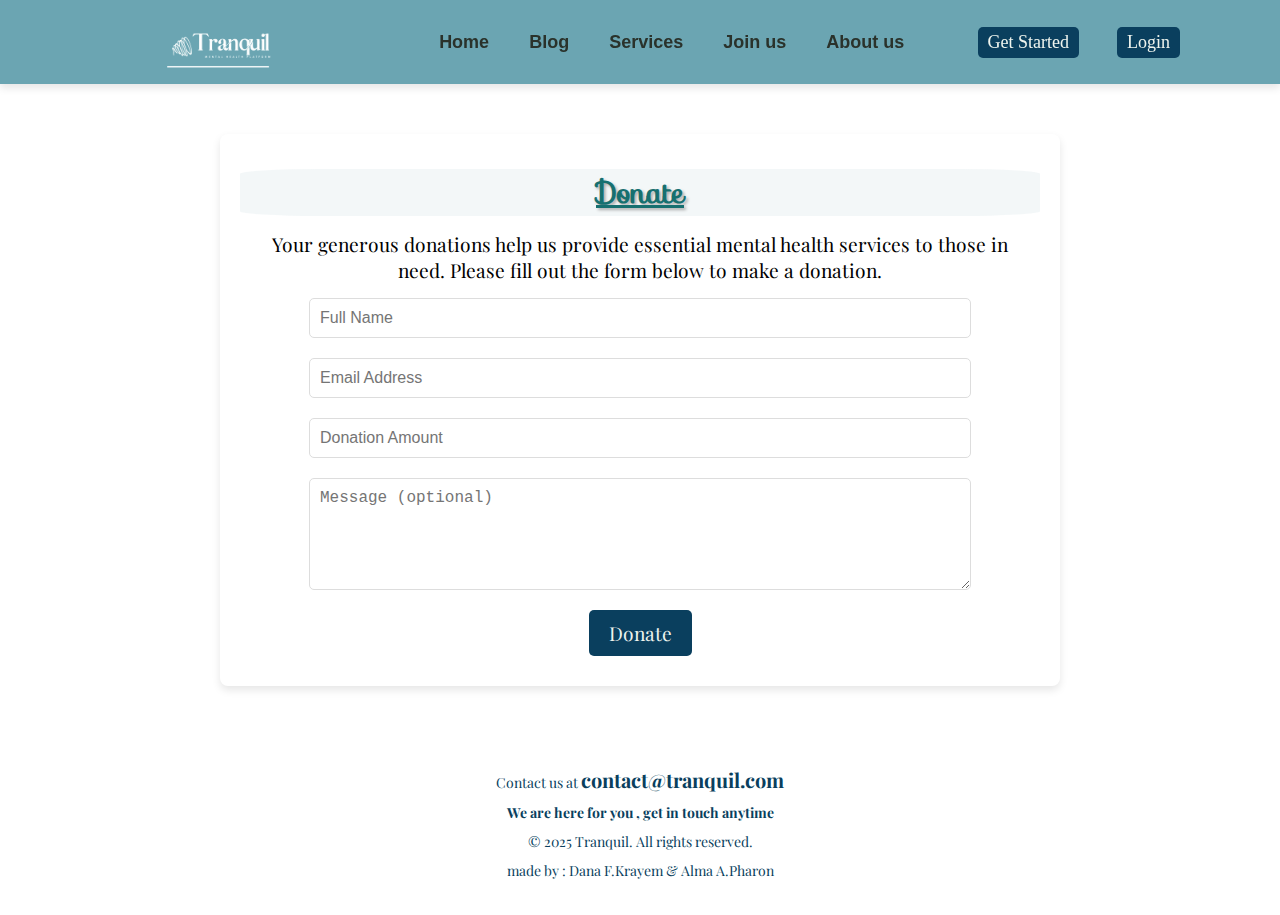
<file: Donate.html>
<!DOCTYPE html>
<html lang="en">
<head>
    <meta charset="UTF-8">
    <meta name="viewport" content="width=device-width, initial-scale=1.0">
    <title>Donate</title>
    <link rel="stylesheet" href="https://fonts.googleapis.com/css?family=Sofia|Playfair+Display">
    <link rel="stylesheet" href="styleDonate.css">
    
</head>
<body>
    <header>
        <div class="hcontainer">
            <div class="header-content">
                <div class="logo">
                    <a href="index.html">
                        <img src="removebg-preview.png" alt="tranquil">
                    </a>
                </div>
                <nav>
                    <ul>
                        <li><a href="index.html">Home</a></li>
                        <li><a href="Blog.html">Blog</a></li>
                        <li><a href="Services.html">Services</a></li>
                        <li><a href="JoinUs.html">Join us</a></li>
                        <li><a href="AboutUs.html">About us</a></li>
                    </ul>
                </nav>
                <div class="navbuttons">
                    <button><a href="GetStarted.html">Get Started</a></button>
                    <button><a href="login.html">Login</a></button>
                </div>
            </div>
        </div>
    </header>
    
    
    <div class="container">
        <h1>Donate</h1>
        <p>Your generous donations help us provide essential mental health services to those in need. Please fill out the form below to make a donation.</p>
        <form action="submit_donation.html" method="post">
            <input type="text" name="name" placeholder="Full Name" required>
            <input type="email" name="email" placeholder="Email Address" required>
            <input type="number" name="amount" placeholder="Donation Amount" required>
            <textarea name="message" rows="5" placeholder="Message (optional)"></textarea>
            <button type="submit" class="button">Donate</button>
        </form>
    </div>
    <footer>
        <div class="fcontainer">
            <p>Contact us at <a href="mailto:danafkrayem114@gamil.com">contact@tranquil.com</a></p>
            <p> <strong>We are here for you , get in touch anytime</strong> </p>
            <p>&copy; 2025 Tranquil. All rights reserved.</p>
            <p>made by : Dana F.Krayem & Alma A.Pharon</p>
        </div>
    </footer>
</body>
</html>
</file>
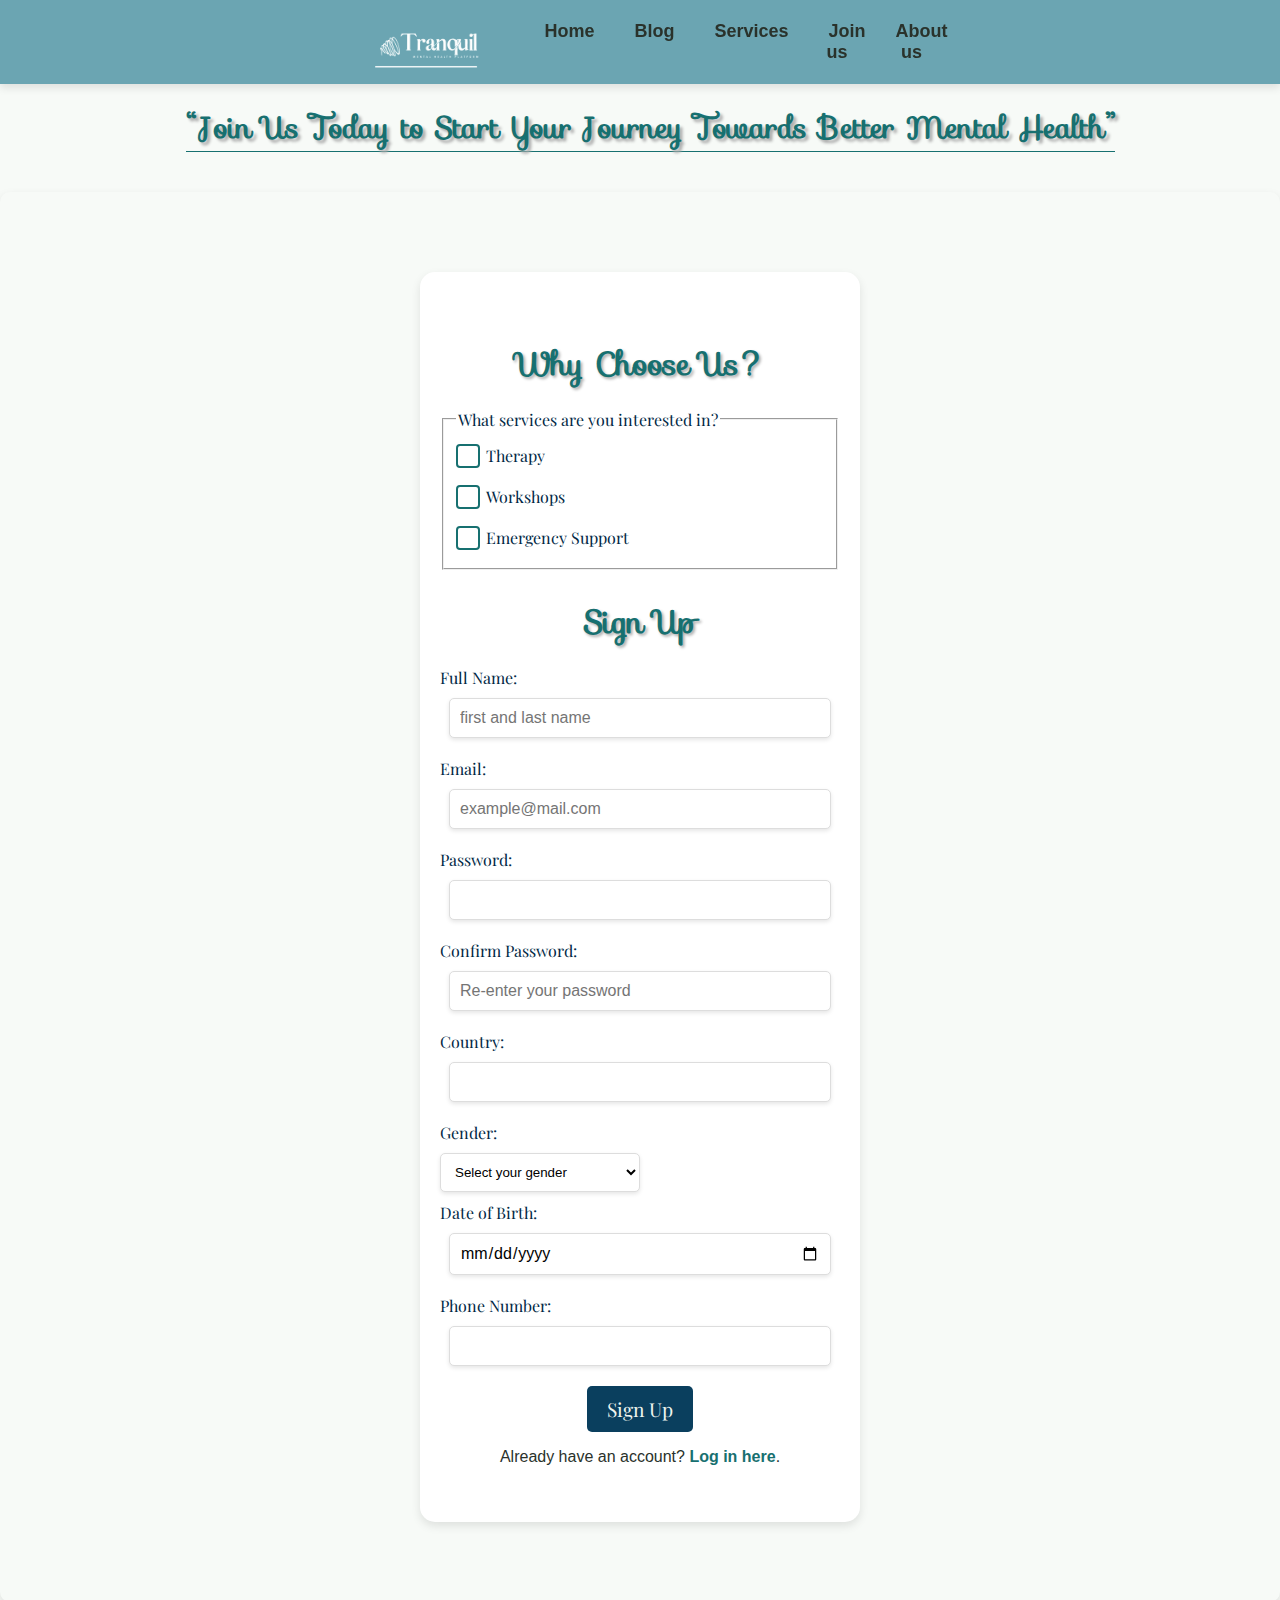
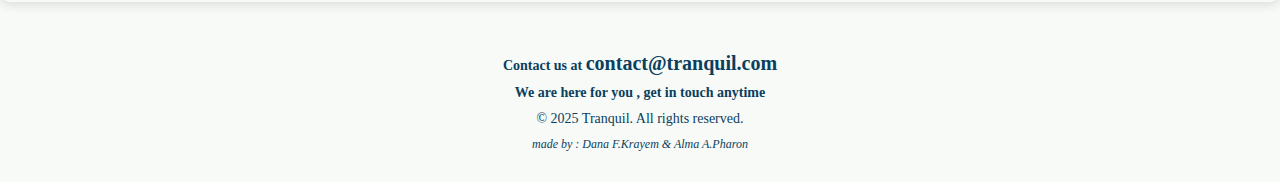
<file: GetStarted.html>
<!DOCTYPE html>
<html lang="en">

<head>
    <meta charset="UTF-8">
    <meta name="viewport" content="width=device-width, initial-scale=1.0">
    <title>Get Started</title>
    <link rel="stylesheet" href="stlyleGetstated.css">
    <link rel="stylesheet" href="https://fonts.googleapis.com/css?family=Sofia|Playfair+Display">
</head>



<!-- header section-->

<body>
    <!-- header section-->
    <header>
        <div class="hcontainer">
            <div class="header-content">
                <div class="logo">
                    <a href="index.html">
                        <img src="removebg-preview.png" alt="tranquil">
                    </a>
                </div>
                <nav>
                    <ul>
                        <li><a href="index.html">Home</a></li>
                        <li><a href="Blog.html">Blog</a></li>
                        <li><a href="Services.html">Services</a></li>
                        <li><a href="JoinUs.html">Join us</a></li>
                        <li><a href="AboutUs.html">About us</a></li>
                    </ul>
                </nav>

            </div>
        </div>

    </header>
    <div class="pagename">
        <h1> <q>Join Us Today to Start Your Journey Towards Better Mental Health</q></h1>
    </div>

    <section id="why-choose-us">

        <form id="signup-container" action="" onsubmit="return validatePasswords()">
            <h2>Why Choose Us?</h2>
            <fieldset class="checkboxgroup">
                <legend>What services are you interested in?</legend> <input type="checkbox" id="therapy"
                    name="services" value="therapy"> <label for="therapy">Therapy</label> <input type="checkbox"
                    id="workshops" name="services" value="workshops"> <label for="workshops">Workshops</label> <input
                    type="checkbox" id="emergency" name="services" value="emergency"> <label for="emergency">Emergency
                    Support</label>
            </fieldset>
            <h2>Sign Up</h2>
            <label for="fullname">Full Name:</label>
            <input type="text" id="fullname" name="fullname" placeholder="first and last name" required>

            <label for="email">Email:</label>
            <input type="email" id="email" name="email" placeholder="example@mail.com" required>

            <label for="password">Password:</label>
            <input type="password" id="password" name="password" minlength="8" required>

            <label for="confirm-password">Confirm Password:</label>
            <input type="password" id="confirm-password" name="confirm-password" minlength="8"
                placeholder="Re-enter your password" required>

            <label for="country">Country:</label>
            <input type="text" id="country" name="country" required>

            <label for="gender">Gender:</label>
            <div class="select-container"> 
                <select id="gender" name="gender" required>
                    <option value="" disabled selected>Select your gender</option>
                    <option value="male">Male</option>
                    <option value="female">Female</option>
                    <option value="prefer-not-to-say">Prefer not to say</option>
                </select>
            </div>

            <label for="dob">Date of Birth:</label>
            <input type="date" id="dob" name="dob" required>

            <label for="phone">Phone Number:</label>
            <input type="tel" id="phone" name="phone" required>

            <button type="submit">Sign Up</button>
            <p>Already have an account? <a href="login.html">Log in here</a>.</p>
            </div>
        </form>


    </section>

    <!-- Footer Section -->
    <footer>
        <div class="container">
            <p>Contact us at <a href="mailto:danafkrayem114@gamil.com">contact@tranquil.com</a></p>
            <p> <strong>We are here for you , get in touch anytime</strong> </p>
            <p>&copy; 2025 Tranquil. All rights reserved.</p>
            <p>made by : Dana F.Krayem & Alma A.Pharon</p>
        </div>
    </footer>

    <script src="script.js"></script>
</body>

</html>
</file>
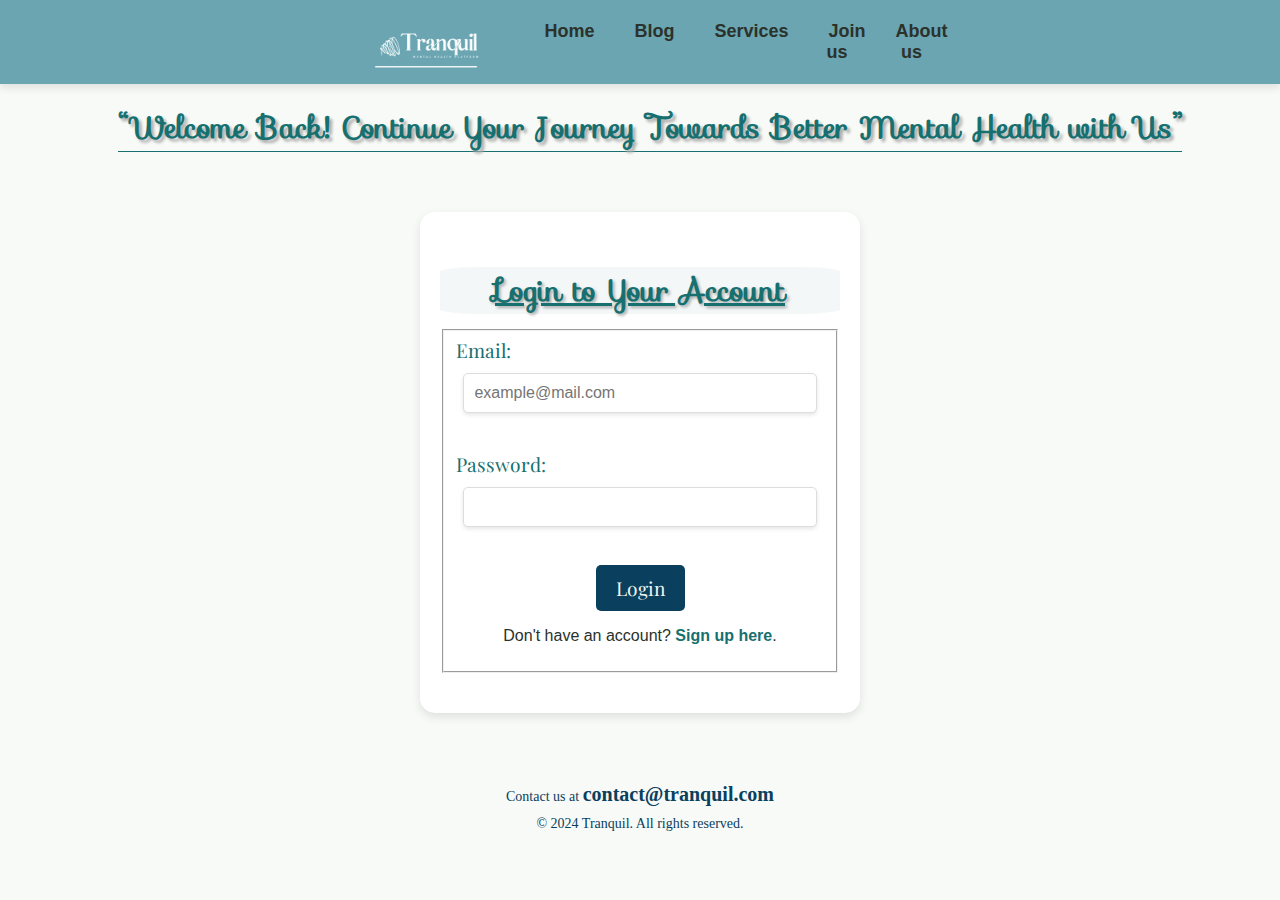
<file: login.html>
<!DOCTYPE html>
<html lang="en">

<head>
    <meta charset="UTF-8">
    <meta name="viewport" content="width=device-width, initial-scale=1.0">
    <link rel="stylesheet" href="loginstyle.css">
    <link rel="stylesheet" href="https://fonts.googleapis.com/css?family=Sofia|Playfair+Display">

    <title>login</title>
</head>

<body>
    <!-- header section-->
    <header>
        <div class="hcontainer">
            <div class="header-content">
                <div class="logo">
                    <a href="index.html">
                        <img src="removebg-preview.png" alt="tranquil">
                    </a>
                </div>
                <nav>
                    <ul>
                        <li><a href="index.html">Home</a></li>
                        <li><a href="Blog.html">Blog</a></li>
                        <li><a href="Services.html">Services</a></li>
                        <li><a href="JoinUs.html">Join us</a></li>
                        <li><a href="AboutUs.html">About us</a></li>
                    </ul>
                </nav>
                
            </div>
        </div>
        
    </header>
    <div class="pagename">
        <h1> <q>Welcome Back! Continue Your Journey Towards Better Mental Health with Us</q></h1>
    </div>
    <div class="login-container">
        <h2>Login to Your Account</h2>
        <form id="login-form" action="">
            <fieldset>
                <label for="email">Email:</label>
                <input type="email" id="email" name="email" placeholder="example@mail.com" required>
                <br>
                <br>
                <label for="password">Password:</label>
                <input type="password" id="password" name="password" minlength="8" required>
                <br>
                <br>
                <button type="submit">Login</button>
                <p>Don't have an account? <a href="GetStarted.html">Sign up here</a>.</p>
            </fieldset>
        </form>
    </div>
    <!-- Footer Section -->
    <footer>
        <div class="container">
            <p>Contact us at <a href="">contact@tranquil.com</a></p>
            <p>&copy; 2024 Tranquil. All rights reserved.</p>
        </div>
    </footer>
</body>

</html>
</file>
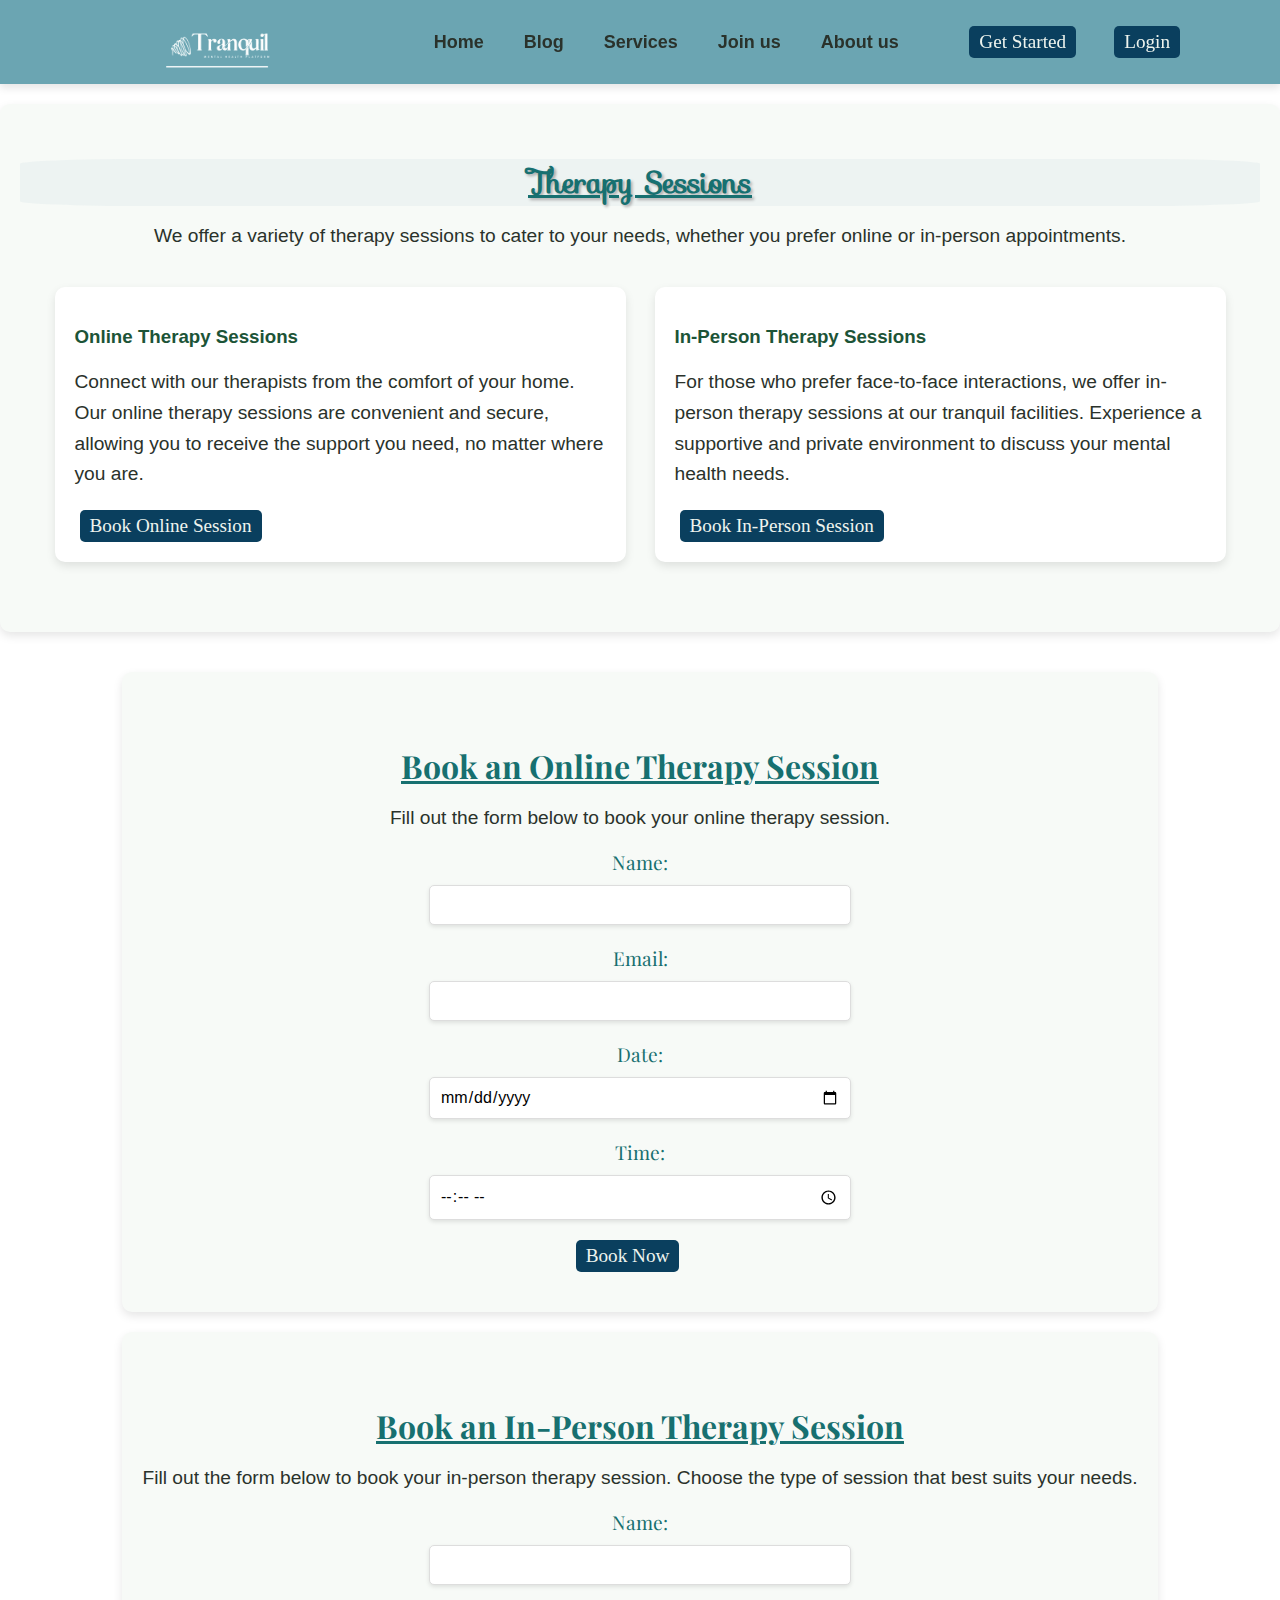
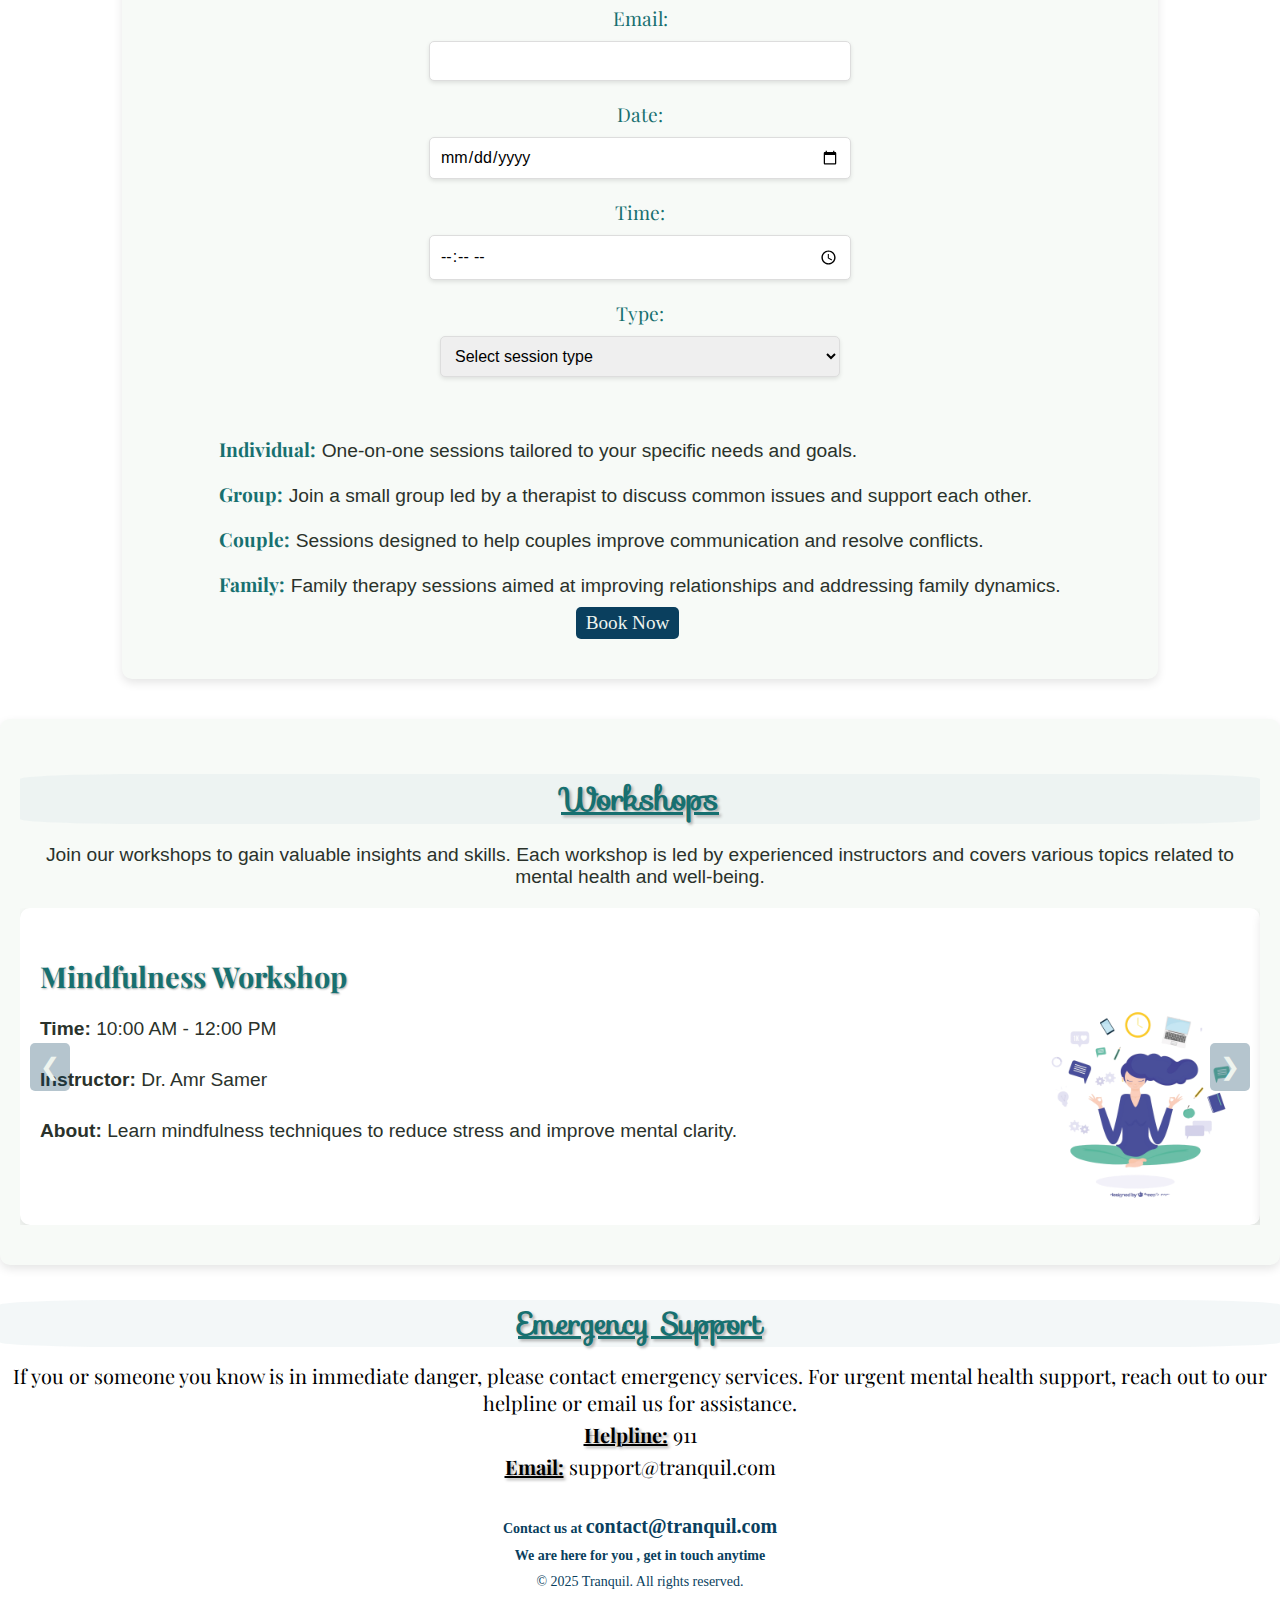
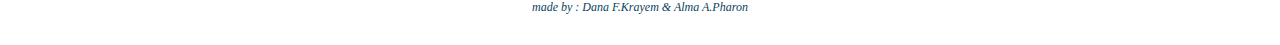
<file: Services.html>
<!DOCTYPE html>
<html lang="en">

<head>
    <meta charset="UTF-8">
    <meta name="viewport" content="width=device-width, initial-scale=1.0">
    <title>services</title>
    <link rel="stylesheet" href="styleservices.css">
    <link rel="stylesheet" href="https://fonts.googleapis.com/css?family=Sofia|Playfair+Display">

</head>

<body>
    <!-- Header Part -->
    <header>
        <div class="hcontainer">
            <div class="header-content">
                <div class="logo">
                    <a href="index.html">
                        <img src="removebg-preview.png" alt="tranquil">
                    </a>
                </div>
                <nav>
                    <ul>
                        <li><a href="index.html">Home</a></li>
                        <li><a href="Blog.html">Blog</a></li>
                        <li><a href="Services.html">Services</a></li>
                        <li><a href="JoinUs.html">Join us</a></li>
                        <li><a href="AboutUs.html">About us</a></li>
                    </ul>
                </nav>
                <div class="navbuttons">
                    <button><a href="GetStarted.html">Get Started</a></button>
                    <button><a href="login.html">Login</a></button>
                </div>
            </div>
        </div>

    </header>

    <!-- Therapy Sessions Section -->
    <section id="therapy-sessions">
        <h2>Therapy Sessions</h2>
        <p>We offer a variety of therapy sessions to cater to your needs, whether you prefer online or in-person
            appointments.</p>

        <div class="therapy-options">
            <div class="therapy-option">
                <h3>Online Therapy Sessions</h3>
                <p>Connect with our therapists from the comfort of your home. Our online therapy sessions are convenient
                    and secure, allowing you to receive the support you need, no matter where you are.</p>
                <button onclick="window.location.href='#online-booking-form'">Book Online Session</button>
            </div>

            <div class="therapy-option">
                <h3>In-Person Therapy Sessions</h3>
                <p>For those who prefer face-to-face interactions, we offer in-person therapy sessions at our tranquil
                    facilities. Experience a supportive and private environment to discuss your mental health needs.</p>
                <button onclick="window.location.href='#inperson-booking-form'">Book In-Person Session</button>
            </div>
        </div>
    </section>

    <!-- Online Booking Form Section -->
    <div class="therapy-forms">
        <section id="online-booking-form">
            <h3>Book an Online Therapy Session</h3>
            <p>Fill out the form below to book your online therapy session.</p>

            <form action="">
                <label for="name-online">Name:</label>
                <input type="text" id="name-online" name="name" required>

                <label for="email-online">Email:</label>
                <input type="email" id="email-online" name="email" required>

                <label for="date-online">Date:</label>
                <input type="date" id="date-online" name="date" required>

                <label for="time-online">Time:</label>
                <input type="time" id="time-online" name="time" required>

                <button type="submit">Book Now</button>
            </form>
        </section>

        <!-- In-Person Booking Form Section -->
        <section id="inperson-booking-form">
            <h3>Book an In-Person Therapy Session</h3>
            <p>Fill out the form below to book your in-person therapy session. Choose the type of session that best
                suits
                your needs.</p>

            <form action="">
                <label for="name-inperson">Name:</label>
                <input type="text" id="name-inperson" name="name" required>

                <label for="email-inperson">Email:</label>
                <input type="email" id="email-inperson" name="email" required>

                <label for="date-inperson">Date:</label>
                <input type="date" id="date-inperson" name="date" required>

                <label for="time-inperson">Time:</label>
                <input type="time" id="time-inperson" name="time" required>

                <label for="type-inperson">Type:</label>
                <select id="type-inperson" name="type" required>
                    <option value="" disabled selected>Select session type</option>
                    <option value="individual">Individual</option>
                    <option value="group">Group</option>
                    <option value="couple">Couple</option>
                    <option value="family">Family</option>
                </select>

                <div class="session-descriptions">
                    <p><strong>Individual:</strong> One-on-one sessions tailored to your specific needs and goals.</p>
                    <p><strong>Group:</strong> Join a small group led by a therapist to discuss common issues and
                        support
                        each other.</p>
                    <p><strong>Couple:</strong> Sessions designed to help couples improve communication and resolve
                        conflicts.</p>
                    <p><strong>Family:</strong> Family therapy sessions aimed at improving relationships and addressing
                        family dynamics.</p>
                </div>

                <button type="submit">Book Now</button>
            </form>
        </section>
    </div>
    <!-- Workshops Section -->
    <section id="workshops">
        <h2>Workshops</h2>
        <p>Join our workshops to gain valuable insights and skills. Each workshop is led by experienced instructors and
            covers various topics related to mental health and well-being.</p>
        <div class="workshop-slider">
            <div class="workshop-list">
                <div class="workshop-item">
                    <h3>Mindfulness Workshop</h3>
                    <img src="Mindfulness_Workshop.png" alt="Mindfulness_Workshop" class="workshop-img">
                    <p><strong>Time:</strong> 10:00 AM - 12:00 PM</p>
                    <p><strong>Instructor:</strong> Dr. Amr Samer</p>
                    <p><strong>About:</strong> Learn mindfulness techniques to reduce stress and improve mental clarity.
                    </p>
                </div>
                <div class="workshop-item">
                    <h3>Stress Management Workshop</h3>
                    <img src="Stress_Management_Workshop.png" alt="Stress Management Workshop" class="workshop-img">
                    <p><strong>Time:</strong> 2:00 PM - 4:00 PM</p>
                    <p><strong>Instructor:</strong> Dr. Sarah Kamel</p>
                    <p><strong>About:</strong> Discover effective strategies to manage stress and enhance your overall
                        well-being.</p>
                </div>
                <div class="workshop-item">
                    <h3>Emotional Intelligence Workshop</h3>
                    <img src="Emotional_Intelligence_Workshop.png" alt="Emotional Intelligence Workshop"
                        class="workshop-img">
                    <p><strong>Time:</strong> 9:00 AM - 11:00 AM</p>
                    <p><strong>Instructor:</strong> Dr. John Hallak</p>
                    <p><strong>About:</strong> Improve your emotional intelligence to better understand and manage your
                        emotions.</p>
                </div>
                <div class="workshop-item">
                    <h3>Healthy Relationships Workshop</h3>
                    <img src="healthy_Relationships_Workshop.png" alt="healthy_Relationships_Workshop"
                        class="workshop-img">
                    <p><strong>Time:</strong> 1:00 PM - 3:00 PM</p>
                    <p><strong>Instructor:</strong> Dr. Emad Fadel</p>
                    <p><strong>About:</strong> Learn how to build and maintain healthy relationships with effective
                        communication skills.</p>
                </div>
                <div class="workshop-item">
                    <h3>Self-Care Workshop</h3>
                    <img src="Self_Care_Workshop.png" alt="Self_Care_Workshop" class="workshop-img">
                    <p><strong>Time:</strong> 3:00 PM - 5:00 PM</p>
                    <p><strong>Instructor:</strong> Dr. Michael Hazaa</p>
                    <p><strong>About:</strong> Explore self-care practices to enhance your mental and physical
                        well-being.
                    </p>
                </div>
                <div class="workshop-item">
                    <h3>Resilience Building Workshop</h3>
                    <img src="Resilience_Building_Workshop.png" alt="Resilience_Building_Workshop.png"
                        class="workshop-img">
                    <p><strong>Time:</strong> 11:00 AM - 1:00 PM</p>
                    <p><strong>Instructor:</strong> Dr. Lisa Waeel</p>
                    <p><strong>About:</strong> Develop resilience skills to cope with life's challenges and bounce back
                        stronger.</p>
                </div>
            </div>
            <button class="prev" onclick="changeWorkshopSlide(-1)">&#10094;</button>
            <button class="next" onclick="changeWorkshopSlide(1)">&#10095;</button>

        </div>
    </section>


    <!-- Emergency Support Section -->
    <section id="emergency-support">
        <h2>Emergency Support</h2>

        <p>If you or someone you know is in immediate danger, please contact emergency services.
            For urgent mental health support, reach out to our helpline or email us for assistance.</p>
        <p><strong>Helpline:</strong> 911</p>
        <p><strong>Email:</strong> support@tranquil.com</p>
    </section>
    <!-- Footer Section -->
    <footer>
        <div class="container">
            <p>Contact us at <a href="mailto:danafkrayem114@gamil.com">contact@tranquil.com</a></p>
            <p> <strong>We are here for you , get in touch anytime</strong> </p>
            <p>&copy; 2025 Tranquil. All rights reserved.</p>
            <p>made by : Dana F.Krayem & Alma A.Pharon</p>
        </div>
    </footer>

    <script src="script.js"></script>
</body>

</html>
</file>
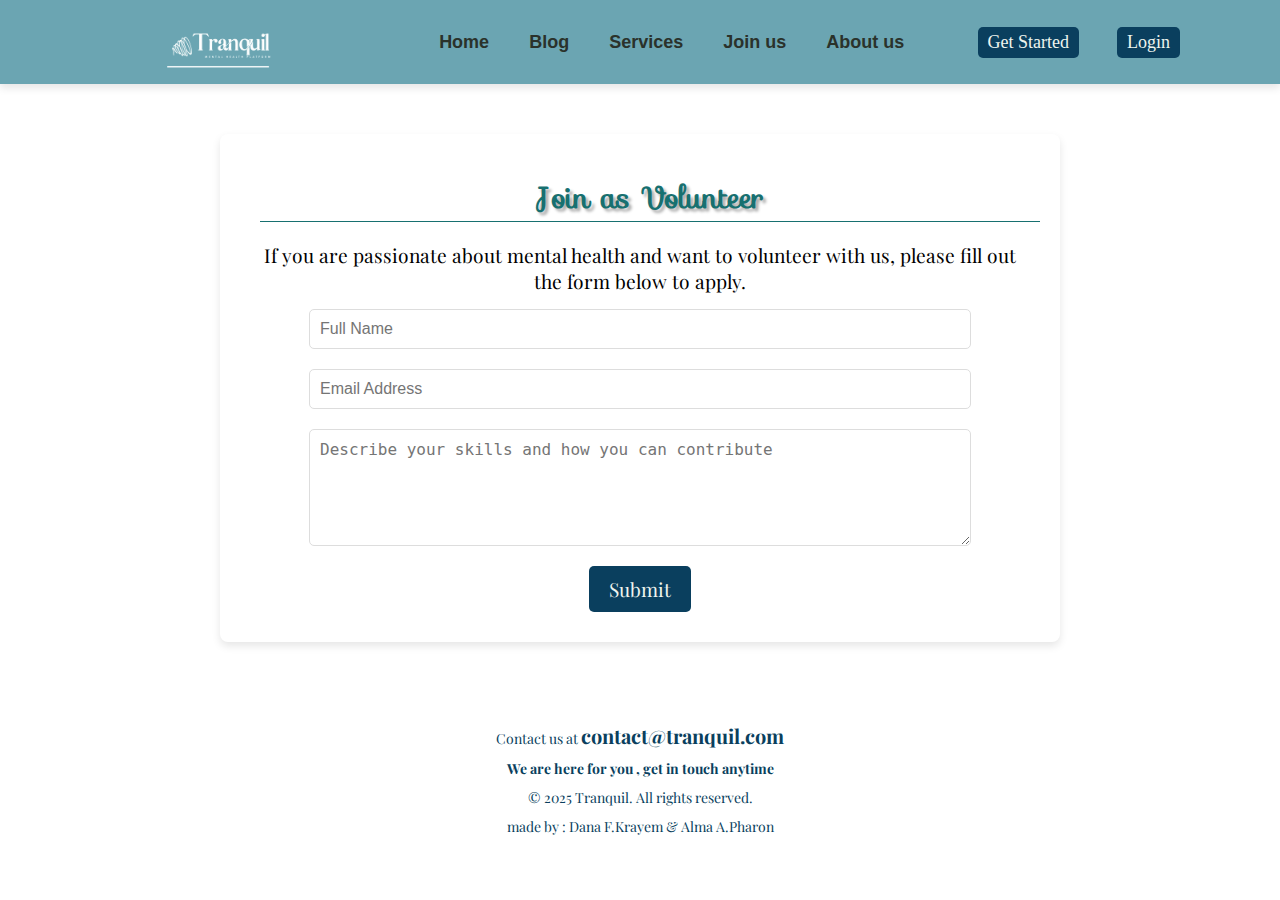
<file: Volunteer.html>
<!DOCTYPE html>
<html lang="en">

<head>
    <meta charset="UTF-8">
    <meta name="viewport" content="width=device-width, initial-scale=1.0">
    <title>Join as Volunteer</title>
    <link rel="stylesheet" href="https://fonts.googleapis.com/css?family=Sofia|Playfair+Display">
    <link rel="stylesheet" href="styleVounteer.css">
</head>
<header>
    <div class="hcontainer">
        <div class="header-content">
            <div class="logo">
                <a href="index.html">
                    <img src="removebg-preview.png" alt="tranquil">
                </a>
            </div>
            <nav>
                <ul>
                    <li><a href="index.html">Home</a></li>
                    <li><a href="Blog.html">Blog</a></li>
                    <li><a href="Services.html">Services</a></li>
                    <li><a href="JoinUs.html">Join us</a></li>
                    <li><a href="AboutUs.html">About us</a></li>
                </ul>
            </nav>
            <div class="navbuttons">
                <button><a href="GetStarted.html">Get Started</a></button>
                <button><a href="login.html">Login</a></button>
            </div>
        </div>
    </div>
</header>

<body>
    <div class="container">
        <h1>Join as Volunteer</h1>
        <p>If you are passionate about mental health and want to volunteer with us, please fill out the form below to
            apply.</p>
        <form action="submit_volunteer_application.html" method="post">
            <input type="text" name="name" placeholder="Full Name" required>
            <input type="email" name="email" placeholder="Email Address" required>
            <textarea name="skills" rows="5" placeholder="Describe your skills and how you can contribute"
                required></textarea> <button type="submit" class="button">Submit </button>
        </form>
    </div>
    <footer>
        <div class="fcontainer">
            <p>Contact us at <a href="mailto:danafkrayem114@gamil.com">contact@tranquil.com</a></p>
            <p> <strong>We are here for you , get in touch anytime</strong> </p>
            <p>&copy; 2025 Tranquil. All rights reserved.</p>
            <p>made by : Dana F.Krayem & Alma A.Pharon</p>
        </div>
    </footer>
</body>

</html>
</file>
<file: stylehome.css>
body {
    font-family: 'Roboto', sans-serif;
    background-color: #fff;
    color: #23362c;
    margin: 0;
    padding: 0;
    display: flex;/* Flexbox layout */
    flex-direction: column;/* to arrange the elements of the body in a vertical column*/
    align-items: center;/* center the elements  of the body horizontally*/
}
/*header*/
.hcontainer {
    display: grid;/*to make it grid container*/
    grid-template-columns: 1fr;/* to make the grid single column */
    grid-template-rows: auto auto; /* two rows in the grid, automatically sized based on their content*/
    width: 100%;
    max-width: 1200px;
    margin: 0 auto;/*center horizontally*/
    padding: 0 20px;
}
header {
    background: #6ba5b2;
    color: #2A322B;
    width: 100%;
    padding: 10px 0;
    text-align: center;
    box-shadow: 0 4px 8px rgba(0, 0, 0, 0.1);
    position: sticky;/* to make the header stick to the top of the page when scrolling*/
    top: 0;/*position of the sticky header*/
    z-index: 1000;/*to ensure the the header remains on the top of others (making a layer above them)*/
    display: flex;
    align-items: center;
    justify-content: space-between;/* to distribute items in the header with space between them*/

}

header .header-content {
    display: flex;
    align-items: center;
    justify-content: space-between;
    flex-wrap: nowrap;/*stay on a single row*/
    flex: 1;
}

header .logo {
    flex: 1;/* only 1 part of the available space in the flex container to the logo */
    margin-left: 10px;
}

header .logo img {
    height: 60px;
    width: 120px;
  margin: auto;/*to center the image */

}

header nav {
    flex: 2;/* only  parts of the available space in the flex container to the logo */
}

header nav ul {
    /*remove the default list styling first*/
    list-style: none;
    padding: 0;
    margin: 0;
    display: flex;/*Flexbox layout model to the list to making its items flexible*/
    justify-content: center;/* Center the list items horizontally within the container. */
    flex-wrap: nowrap;/*stay on a single row*/
}

header nav li {
    margin: 0 10px;
    font-family: 'Trebuchet MS', 'Lucida Sans Unicode', 'Lucida Grande', 'Lucida Sans', Arial, sans-serif
}

header nav a {
    color: #2A322B;
    padding: 5px 10px;
    font-size: 18px;
    text-decoration: none;
    font-weight: bold;
    transition: color 0.3s;
}

header nav a:hover {
    color: #3F5141;
}

.navbuttons {
    display: flex;
    justify-content: flex-end;
    flex-wrap: nowrap;
    gap: 3px;
    margin-right: 10px;
}

.navbuttons button {
    font-family: 'Times New Roman', Times, serif;
    font-size: 18px;
    background-color: #0a3f5e;
    color: #EEF4EE;
    padding: 5px 10px;
    border: none;
    border-radius: 5px;
    cursor: pointer;
    transition: background-color 0.3s, transform 0.3s;
    margin-left: 5px;
    margin-right: 30px;
}

.navbuttons button:hover {
    background-color: #012845;
    transform: scale(1.05);
}

.navbuttons a {
    color: #EEF4EE;
    text-decoration: none;
}

/* Welcome Section */
.Welcome {
    width: 100%;
    height: 400px;
    display: flex;
    align-items: center;
    justify-content: flex-start;
    color: #2A322B;
    padding: 20px;
    text-align: left;
    position: relative;
    background-color: #fff;
    background-image: url('welcommme.jpg');
    background-size:contain;
    background-position:right;
    background-repeat: no-repeat;
}

.Welcome .content1 {
    max-width: 50%;
    margin: 10px 20px;
    background: rgba(255, 255, 255, 0.7);
    padding: 20px;
    border-radius: 8px;
}

.Welcome h1 {
    font-size: 2rem;/* 1rem=16px appr. */
    margin-bottom: 20px;
    font-family: "Playfair Display", 'Lucida Sans', 'Lucida Sans Regular', 'Lucida Grande', 'Lucida Sans Unicode', Geneva, Verdana, sans-serif;
}
.Welcome .content1 h1 span {
    font-size: 3.5rem;
    color: #177070;
    font-weight: bold;
    font-family: "Sofia", sans-serif;
    text-shadow: 3px 3px 3px #ababab;
}

.Welcome p,
.Welcome q {
    font-size: 1.2rem;
    margin: 5px 0;
    font-family: "Playfair Display", 'Lucida Sans', 'Lucida Sans Regular', 'Lucida Grande', 'Lucida Sans Unicode', Geneva, Verdana, sans-serif;
}



.access-booking button {
    font-family: 'Times New Roman', Times, serif;
    font-size: 18px;
    background-color: #0a3f5e;
    margin-top: 10px;
    color: #EEF4EE;
    text-align: center;
    display: inline-block;
    padding: 10px;
    border: none;
    border-radius: 5px;
    cursor: pointer;
    transition: background-color 0.3s, transform 0.3s;
    box-shadow: 0 4px 8px rgba(0, 0, 0, 0.1);
}

.access-booking button:hover {
    background-color: #012845;
    transform: scale(1.02);
}

/* who we are  */
#introduction {
    grid-column: 1/-1;
    padding: 40px 20px;
    color: #2A322B;
    text-align: center;
    display: grid;
    box-sizing: content-box;

}

#introduction h2,
#latest-news h2 {
    font-size: 30px;
    margin: 15px 0;
    color: #177070;
    font-family: 'Sofia', sans-serif;
    text-shadow: 2px 2px 3px #ababab;
    border-radius: 10%;
    background-color: rgba(216, 229, 232, 0.3);
}


.grid-container {
    display: grid;
    grid-template-columns: repeat(3, 1fr);
    gap: 20px;
    margin-top: 10px;
    padding: 10px;
    overflow: auto;
}

/* Grid Items */
.grid-item {
    background-color: rgba(15, 114, 139, 0.226);
    border-radius: 8px;
    box-shadow: 0 4px 8px rgba(34, 35, 35, 0.539);
    padding: 20px;
    text-align: left;
    margin-bottom: 20px;
   max-width:300px ;

}

.grid-item h3 {
    font-size: 20px;
    margin-bottom: 10px;
    color: #0a3f5e;
    text-shadow: 0 4px 6px rgba(255, 255, 255, 1);
    font-family: 'Playfair Display', serif;
}

.grid-item p {
    font-size: 18px;
    line-height: 1.3;
    color: #2A322B;
    text-shadow: 0 4px 6px rgba(255, 255, 255, 0.7);

}

/* Responsive Design */
@media (max-width: 768px) {
    #introduction {
        text-align: left;
        padding: 40px 15px;

    }

    .grid-container {
        grid-template-columns: 1fr;
        
    }

    .grid-item {
        padding: 15px;

    }}

@media (max-width:1024px) {
    header .header-content {
        flex-direction: row;
        justify-content: space-between;
    }

    header nav ul {
        flex-wrap: wrap;
    }

    .navbuttons {
        flex-wrap: wrap;
        justify-content: center;
    }
}



#latest-news {
    padding: 40px 20px;
    background-color: #fff;
    color: #1c5437;
    text-align: center;
    box-sizing: border-box;
    width: 100%;
}

.news-container {
    /* Create a grid with dynamic columns: automatically creates as many columns as can fit within the container.but each column will be at least 300px wide but can expand (responsive layout)*/
    display: grid;
    grid-template-columns: repeat(auto-fill, minmax(300px, 1fr));
    gap: 20px;
    margin-top: 20px;
    padding: 10px;
}

.news-item {
    background-color: rgb(209 221 224 / 70%);
    color: #EEF4EE;
    padding: 20px;
    box-shadow: 0 4px 8px rgba(0, 0, 0, 0.1);
    border-radius: 8px;
    text-align: left;
    position: relative;
}

.news-item img {
    width: 100%;
    height: auto;
    border-radius: 8px;
    margin-bottom: 15px;
}

.news-item h3 {
    font-size: 20px;
    margin-bottom: 10px;
    color: #0a3f5e;
    text-shadow: 0 4px 6px rgba(255, 255, 255, 0.7);
    font-family: 'Playfair Display', serif;
}

.news-item .news-summary {
    font-size: 14px;
    margin-bottom: 15px;
    color: #2A322B;
    text-shadow: 0 4px 6px rgba(255, 255, 255, 0.7);
}

.news-item button {
    background-color: #0a3f5e;
    font-family: 'Times New Roman', Times, serif;
    color: #EEF4EE;
    padding: 10px 15px;
    border: none;
    border-radius: 5px;
    cursor: pointer; 
     transition: background-color 0.3s, transform 0.3s;/*Changes the background color  and applies tranformation  over 0.3 seconds to make the interactions smooth*/
  

}

.news-item button:hover {
    background-color: #012845;
    transform: scale(1.05);
}

.news-full-content {
    display: none;
    font-size: 14px;
    line-height: 1.4;
    margin-top: 10px;
}

.news-full-content {
    font-family: 'Times New Roman', Times, serif;
    color: #012845;
    margin-top: 10px;
}

.news-meta {
    font-weight: bold;
    font-style: italic;
    line-height: 1;

}

.line {
    border: none;
    height: 2px;
    background-color: #012845;
    margin-bottom: 10px;

}

/* Responsive Design */
@media (max-width: 768px) {
    .news-container {
        grid-template-columns: 1fr;
        /* Stack grid items on smaller screens */
    }

    .news-item {
        padding: 15px;
    }

    .news-item h3 {
        font-size: 18px;
    }

    .news-item .news-summary {
        font-size: 12px;
    }

    .news-item button {
        padding: 8px 12px;
    }
}

/* featured articles and feedbacks*/
#featured {
    padding: 40px 20px;
    background-color: #f9f9f9;
}

#featured h2 {
    font-family: 'Sofia', sans-serif;
    font-size: 28px;
    color: #0a3f5e;
    text-align: center;
    margin-bottom: 20px;
}

.featured-container {
    display: grid;
    grid-template-columns: 2fr 1fr;
    /* Featured Articles:Feedback ratio */
    gap: 20px;
}

/* Featured Articles Styling */
.featured-articles {
    display: grid;
    grid-template-columns: repeat(auto-fit, minmax(280px, 1fr));
    gap: 20px;
    
}
.featured-articles h3 {
    font-size: 28px;
    color: #0a3f5e;
    margin: left 30px;
    font-family: 'Sofia', sans-serif;
    margin: auto;
    text-decoration: underline;
}

.featured-articles article {
    background-color: #ffffff;
    border-radius: 10px;
    box-shadow: 0 4px 10px rgba(0, 0, 0, 0.1);
    padding: 20px;
    transition: transform 0.3s ease, box-shadow 0.3s ease;

    margin: 10px;
}

.featured-articles article:hover {
    transform: translateY(-5px);
    box-shadow: 0 8px 15px rgba(0, 0, 0, 0.2);
}

.featured-articles h4 {
    font-size: 20px;
    margin-bottom: 10px;
    color: #177070;
    font-family: 'Playfair Display', serif;
    text-shadow: 1px 1px 2px #ababab;
}

.featured-articles p {
    font-size: 16px;
    color: #2A322B;
    margin-bottom: 15px;
}

.featured-articles a {
    display: inline-block;
    background-color: #0a3f5e;
    color: #EEF4EE;
    padding: 10px 15px;
    border-radius: 5px;
    text-decoration: none;
    font-family: 'Times New Roman', Times, serif;
    transition: background-color 0.3s, transform 0.3s;
}

.featured-articles a:hover {
    background-color: #012845;
    transform: scale(1.05);
}

/* Feedback Section Styling */
.featured-feedback {

    background-color: #ffffff;
    border-radius: 10px;
    box-shadow: 0 4px 10px rgba(0, 0, 0, 0.1);
    padding: 20px;
}

.featured-feedback h3 {
    font-size: 22px;
    margin-bottom: 20px;
    color: #0a3f5e;
    font-family: 'Sofia', sans-serif;
    text-decoration: underline;
}

.featured-feedback blockquote {
    margin-bottom: 20px;
    font-style: italic;
    color: #2A322B;
    border-left: 5px solid #0a3f5e;
    padding-left: 15px;
}

.featured-feedback footer {
    font-size: 14px;
    color: #0a3f5e;
    margin-top: 10px;
    text-align: right;
}

/* Responsive Design */
@media (max-width: 768px) {
    .featured-container {
        grid-template-columns: 1fr;
    }
}

.infographic {
    background-color: #f9f9f9; 
    padding: 40px 20px;
    text-align: center;
    color: #1c5437;
    font-family: 'Roboto', sans-serif;
    border-radius: 10px;
    box-shadow: 0 4px 8px rgba(0, 0, 0, 0.1); 
    margin: 20px auto;
    max-width: 1200px;
}

.infographic h2 {
    font-size: 36px;
    margin-bottom: 20px;
    color:  #0a3f5e;; 
    font-family: 'Sofia', sans-serif;
    text-shadow: 2px 2px 4px rgba(0, 0, 0, 0.2);
}

.infographic .stat {
    background-color: #ffffff; 
    margin: 15px auto;
    padding: 20px;
    border-radius: 8px;
    box-shadow: 0 4px 8px rgba(0, 0, 0, 0.1); 
    transition: transform 0.3s , box-shadow 0.3s ;
    max-width: 800px;
    text-align: left;
}

.infographic .stat:hover {
    transform: translateY(-5px);
    box-shadow: 0 8px 15px rgba(0, 0, 0, 0.2);
}

.infographic .stat h3 {
    font-size: 24px;
    color: #177070; 
    font-family: 'Playfair Display', serif;
    margin-bottom: 10px;
    text-shadow: 1px 1px 2px rgba(0, 0, 0, 0.1);
    border-bottom: 2px solid rgba(23, 112, 112, 0.3); /*make an underline*/
    padding-bottom: 5px;
}

.infographic .stat p {
    font-size: 16px;
    line-height: 1.5;
    color: #2A322B; /* Consistent text color */
    font-family: 'Roboto', sans-serif;
    text-shadow: 0 1px 2px rgba(0, 0, 0, 0.1);
}

/* Responsive Design  for statistics section*/
@media (max-width: 768px) {
    .infographic {
        padding: 20px 10px;
    }

    .infographic h2 {
        font-size: 28px;
    }

    .infographic .stat {
        padding: 15px;
    }

    .infographic .stat h3 {
        font-size: 20px;
    }

    .infographic .stat p {
        font-size: 14px;
    }
}




/* Footer Styling */
footer {
   
    color:  #0a3f5e;
    padding: 20px 0;
    text-align: center;
    font-family: 'Times New Roman', Times, serif;
   }

footer .container {
    max-width: 1200px;
    margin: 0 auto;
    padding: 0 20px;
}

/* Footer text */
footer p {
    margin: 10px 0;
    font-size: 14px;
}

/* Footer links */
footer a {
    font-size: 20px;
    color:#0a3f5e; 
    text-decoration: none;
    font-weight: bold;
    transition: color 0.3s;
}

footer a:hover {
    color: #177070; /* Lighter teal color when hovered */
}

/* Copyright Text */
footer p:first-child {
    font-weight: bold;
}

/* Footer bottom text (credits) */
footer p:last-child {
    font-style: italic;
    font-size: 12px;
}
</file>
<file: styleAboutus.css>
body {
    font-family: 'Roboto', sans-serif;
    background-color: #fff;
    color: #000;
    margin: 0;
    padding: 0;
    display: flex;
    flex-direction: column;
    align-items: center;
    overflow-x: hidden;
}

.hcontainer {
    display: grid;
    grid-template-columns: 1fr;
    grid-template-rows: auto auto;
    width: 100%;
    max-width: 1200px;
    margin: 0 auto;
    padding: 0 20px;
    box-sizing: border-box;
}

/* Header Styles */
header {
    background: #6ba5b2;
    color: #2A322B;
    width: 100%;
    padding: 10px 0;
    text-align: center;
    box-shadow: 0 4px 8px rgba(0, 0, 0, 0.1);
    position: sticky;
    top: 0;
    z-index: 1000;
    display: flex;
    align-items: center;
    justify-content: space-between;
    box-sizing: border-box;
}

header .header-content {
    display: flex;
    align-items: center;
    justify-content: space-between;
    flex-wrap: nowrap;
    flex: 1;
    box-sizing: border-box;
}

header .logo {
    flex: 1;
    margin-left: 10px;
    box-sizing: border-box;
}

header .logo img {
    height: 60px;
    width: 120px;
    margin: auto;
    box-sizing: border-box;
}

header nav {
    flex: 2;
    box-sizing: border-box;
}

header nav ul {
    list-style: none;
    padding: 0;
    margin: 0;
    display: flex;
    justify-content: center;
    flex-wrap: nowrap;
    box-sizing: border-box;
}

header nav li {
    margin: 0 10px;
    font-family: 'Trebuchet MS', 'Lucida Sans Unicode', 'Lucida Grande', 'Lucida Sans', Arial, sans-serif;
    box-sizing: border-box;
}

header nav a {
    color: #2A322B;
    padding: 5px 10px;
    font-size: 18px;
    text-decoration: none;
    font-weight: bold;
    transition: color 0.3s;
    box-sizing: border-box;
}

header nav a:hover {
    color: #3F5141;
}

.navbuttons {
    display: flex;
    justify-content: flex-end;
    flex-wrap: nowrap;
    gap: 3px;
    margin-right: 10px;
    box-sizing: border-box;
}

.navbuttons button {
    font-family: 'Times New Roman', Times, serif;
    background-color: #0a3f5e;
    font-size: 18px;
    color: #EEF4EE;
    padding: 5px 10px;
    border: none;
    border-radius: 5px;
    cursor: pointer;
    transition: background-color 0.3s, transform 0.3s;
    margin-left: 5px;
    margin-right: 30px;
    box-sizing: border-box;
}

.navbuttons button:hover {
    background-color: #012845;
    transform: scale(1.05);
}

.navbuttons a {
    color: #EEF4EE;
    text-decoration: none;
    box-sizing: border-box;
}

#about h2 {
    font-size: 30px;
    margin-bottom: 15px;
    margin-top: 15px;
    color: #177070;
    font-family: 'Sofia', sans-serif;
    text-shadow: 2px 2px 3px #ababab;
    border-radius: 10%;
    text-decoration: underline;
    text-align: center;
    background-color: rgba(216, 229, 232, 0.3);
    box-sizing: border-box;
}

#about p,
#about ul {
    font-size: 17px;
    margin: 5px 10px;
    text-align: center;
    font-family: "Playfair Display", 'Lucida Sans', 'Lucida Sans Regular', 'Lucida Grande', 'Lucida Sans Unicode', Geneva, Verdana, sans-serif;
    box-sizing: border-box;
}

#about ul {
    list-style: none;
    padding: 0;
}

#about ul li {
    margin-bottom: 10px;
}

#about ul li strong {
    color: #177070;
}
.team-container {
    text-align: center;
    padding: 40px 20px;
    width: 100%;
    background-color: #f9f9f9;
}

.team-members {
    display: grid;
    grid-template-columns: repeat(auto-fit, minmax(250px, 1fr)); /* Responsive grid columns */
    gap: 20px; /* Spacing between items */
    margin: 0 auto;
    padding: 20px;
    box-sizing: border-box;
}

.team-member {
    width: 80%; /* Make it take the full width of the grid cell */
    padding: 20px;
    border: 1px solid #ddd;
    border-radius: 8px;
    box-shadow: 0 4px 6px rgba(0, 0, 0, 0.1);
    background-color: rgba(209, 221, 224, 0.7);
    text-align: left;
}

.team-member h3 {
    font-size: 20px;
    margin-bottom: 10px;
    color: #177070;
    font-family: 'Playfair Display', serif;
    text-shadow: 1px 1px 2px #ababab;
}

.team-member p {
    font-size: 1rem;
    line-height: 1.6;
    color: #333;
}

.team-container h2 {
    font-size: 2rem;
    color: #177070;
    margin-bottom: 20px;
    font-family: 'Playfair Display', serif;
}

.team-container p {
    font-size: 1.1rem;
    color: #555;
    margin-bottom: 30px;
    line-height: 1.8;
}
.join-us-container {
    margin-top: 30px; /* Adds spacing above the button */
    text-align: center;
}

.join-us-container .button {
    background-color: #0a3f5e;
    color: #EEF4EE;
    padding: 10px 20px;
    border: none;
    border-radius: 5px;
    cursor: pointer;
    transition: background-color 0.3s, transform 0.3s;
    font-size: 1.2rem;
    font-family: 'Playfair Display', serif;
    text-decoration: none;
}

.join-us-container .button:hover {
    background-color: #012845;
    transform: scale(1.05);
}

@media (max-width: 768px) {
    header .container {
        flex-direction: column;
        align-items: center;
    }

    header nav ul {
        flex-direction: column;
        align-items: center;
    }

    .team-container {
        flex-direction: column;
        align-items: center;
    }
}
@media (max-width: 768px) {
    .tips-slider {
        gap: 15px;
    }

    .slide {
        flex: 0 0 200px;
    }

    #self-help-tips h2 {
        font-size: 1.8rem;
    }
}

@media (max-width: 480px) {
    .team-container {
        gap: 10px;
    }

    .team-member {
        width: 200px;
    }

    .team-member h3{
        font-size: 1.6rem;
    }
}
@media (max-width:1024px) {
    header .header-content {
        flex-direction: row;
        justify-content: space-between;
    }

    header nav ul {
        flex-wrap: wrap;
    }

    .navbuttons {
        flex-wrap: wrap;
        justify-content: center;
    }
}
</file>
<file: styleadmin.css>
/* Admin Dashboard Styles */

body {
    font-family: 'Roboto', sans-serif;
    background-color: #fff;
    color: #23362c;
    margin: 0;
    padding: 0;
    display: flex;
    flex-direction: column;
    align-items: center;
}

header {
    background: #6ba5b2;
    color: #2A322B;
    width: 100%;
    padding: 10px 0;
    text-align: center;
    box-shadow: 0 4px 8px rgba(0, 0, 0, 0.1);
    position: sticky;
    top: 0;
    z-index: 1000;
    display: flex;
    align-items: center;
    justify-content: space-between;
    box-sizing: border-box;
}

header .header-content {
    display: flex;
    align-items: center;
    justify-content: space-between;
    flex-wrap: nowrap;
    flex: 1;
    box-sizing: border-box;
}

header .logo {
    flex: 1;
    margin-left: 10px;
    box-sizing: border-box;
}

header .logo img {
    height: 60px;
    width: 120px;
    margin: auto;
    box-sizing: border-box;
}

header nav {
    flex: 2;
    box-sizing: border-box;
}

header nav ul {
    list-style: none;
    padding: 0;
    margin: 0;
    display: flex;
    justify-content: center;
    flex-wrap: nowrap;
    box-sizing: border-box;
}

header nav li {
    margin: 0 10px;
    font-family: 'Trebuchet MS', 'Lucida Sans Unicode', 'Lucida Grande', 'Lucida Sans', Arial, sans-serif;
    box-sizing: border-box;
}

header nav a {
    color: #2A322B;
    padding: 5px 10px;
    font-size: 18px;
    text-decoration: none;
    font-weight: bold;
    transition: color 0.3s;
    box-sizing: border-box;
}

header nav a:hover {
    color: #3F5141;
}

/* Admin Form Styles */
.container {
    max-width: 1200px;
    width: 100%;
    padding: 20px;
    text-align: center;
}

h1 {
    font-size: 30px;
    margin-bottom: 15px;
    margin-top: 15px;
    color: #177070;
    font-family: 'Sofia', sans-serif;
    text-shadow: 2px 2px 3px #ababab;
    border-radius: 10%;
    text-decoration: underline;
    text-align: center;
    background-color: rgba(216, 229, 232, 0.3);
    box-sizing: border-box;
}

.form-container {
    display: grid;
    grid-template-columns: repeat(3, 1fr);
    gap: 20px;
    margin-bottom: 40px;
}

.form {
    background-color: #f1f1f1;
    padding: 20px;
    border-radius: 8px;
    box-shadow: 0 4px 8px rgba(0, 0, 0, 0.1);
}

h2 {
    color: #0a3f5e;
    font-family: 'Playfair Display', sans-serif;
}

label {
    font-size: 1.2rem;
    margin-bottom: 10px;
    color: #177070;
    font-family: 'Playfair Display', serif;
}

input, textarea {
    width: 100%;
    max-width: 400px;
    padding: 10px;
    margin-bottom: 20px;
    border: 1px solid #ddd;
    border-radius: 5px;
    box-shadow: 0 2px 4px rgba(0, 0, 0, 0.1);
    font-size: 1rem;
    font-family: 'Roboto', sans-serif;
}

button , .workshops-list a {
    font-family: 'Times New Roman', Times, serif;
    background-color: #0a3f5e;
    color: #EEF4EE;
    padding: 5px 10px;
    border: none;
    border-radius: 5px;
    cursor: pointer;
    transition: background-color 0.3s, transform 0.3s;
    margin-left: 5px;
    margin-right: 30px;
    box-sizing: border-box;
    font-size: 1.2rem;
}

button:hover ,.workshops-list a:hover{
    background-color: #012845;
    transform: scale(1.05);
}

.workshops-list a {
    text-decoration: none;
}



/* Footer links */
footer a {
    font-size: 20px;
    color: #0a3f5e;
    text-decoration: none;
    font-weight: bold;
    transition: color 0.3s;
}

footer a:hover {
    color: #177070;
    /* Lighter teal color when hovered */
}

/* Copyright Text */
footer p:first-child {
    font-weight: bold;
}

footer p:last-child {
    font-style: italic;
    font-size: 12px;
}
</file>
<file: styleblog.css>
body {
    font-family: 'Roboto', sans-serif;
    background-color: #fff;
    color: #000;
    margin: 0;
    padding: 0;
    display: flex;
    flex-direction: column;
    align-items: center;
    overflow-x: hidden;
}

.hcontainer {
    display: grid;
    grid-template-columns: 1fr;
    grid-template-rows: auto auto;
    width: 100%;
    max-width: 1200px;
    margin: 0 auto;
    padding: 0 20px;
    box-sizing: border-box;
}

/* Header Styles */
header {
    background: #6ba5b2;
    color: #2A322B;
    width: 100%;
    padding: 10px 0;
    text-align: center;
    box-shadow: 0 4px 8px rgba(0, 0, 0, 0.1);
    position: sticky;
    top: 0;
    z-index: 1000;
    display: flex;
    align-items: center;
    justify-content: space-between;
    box-sizing: border-box;
}

header .header-content {
    display: flex;
    align-items: center;
    justify-content: space-between;
    flex-wrap: nowrap;
    flex: 1;
    box-sizing: border-box;
}

header .logo {
    flex: 1;
    margin-left: 10px;
    box-sizing: border-box;
}

header .logo img {
    height: 60px;
    width: 120px;
    margin: auto;
    box-sizing: border-box;
}

header nav {
    flex: 2;
    box-sizing: border-box;
}

header nav ul {
    list-style: none;
    padding: 0;
    margin: 0;
    display: flex;
    justify-content: center;
    flex-wrap: nowrap;
    box-sizing: border-box;
}

header nav li {
    margin: 0 10px;
    font-family: 'Trebuchet MS', 'Lucida Sans Unicode', 'Lucida Grande', 'Lucida Sans', Arial, sans-serif;
    box-sizing: border-box;
}

header nav a {
    color: #2A322B;
    padding: 5px 10px;
    font-size: 18px;
    text-decoration: none;
    font-weight: bold;
    transition: color 0.3s;
    box-sizing: border-box;
}

header nav a:hover {
    color: #3F5141;
}

.navbuttons {
    display: flex;
    justify-content: flex-end;
    flex-wrap: nowrap;
    gap: 3px;
    margin-right: 10px;
    box-sizing: border-box;
}

.navbuttons button {
    font-family: 'Times New Roman', Times, serif;
    background-color: #0a3f5e;
    font-size: 18px;
    color: #EEF4EE;
    padding: 5px 10px;
    border: none;
    border-radius: 5px;
    cursor: pointer;
    transition: background-color 0.3s, transform 0.3s;
    margin-left: 5px;
    margin-right: 30px;
    box-sizing: border-box;
}

.navbuttons button:hover {
    background-color: #012845;
    transform: scale(1.05);
}

.navbuttons a {
    color: #EEF4EE;
    text-decoration: none;
    box-sizing: border-box;
}

.pagename p,
#common-conditions p {
    font-size: 15px;
    margin: 5px 10px;
    text-align: center;
    font-family: "Playfair Display", 'Lucida Sans', 'Lucida Sans Regular', 'Lucida Grande', 'Lucida Sans Unicode', Geneva, Verdana, sans-serif;
    box-sizing: border-box;
}

.pagename h1 {
    font-size: 30px;
    margin-left: 20px;
    color: #177070;
    font-weight: bold;
    text-align: center;
    font-family: "Sofia", sans-serif;
    border-bottom: #177070 solid 1px;
    text-shadow: 3px 3px 3px #ababab;
    box-sizing: border-box;
}

#faqs h2,
#self-help-tips h2,
#common-conditions h2 {
    font-size: 30px;
    margin-bottom: 15px;
    margin-top: 15px;
    color: #177070;
    font-family: 'Sofia', sans-serif;
    text-shadow: 2px 2px 3px #ababab;
    border-radius: 10%;
    text-decoration: underline;
    text-align: center;
    background-color: rgba(216, 229, 232, 0.3);
    box-sizing: border-box;
}

.accordion {
    width: 60%;
    margin: 0 auto;
    border: 1px solid #ccc;
    border-radius: 8px;
    background-color: #f9f9f9;
    box-shadow: 6px -7px 7px rgba(0, 0, 0, 0.1);
    padding: 10px;
    box-sizing: border-box;
}

.accordion-content {
    display: none;
    padding: 10px;
    text-align: center;
    font-family: 'Times New Roman', Times, serif;
    background-color: #fff;
    border: 1px solid #ddd;
    margin: 10px;
    transition: max-height 0.2s ease-out, opacity 0.3s ease-out;
    max-height: 0;
    opacity: 0;
    background-color: #ffffff;
    border-radius: 10px;
    box-shadow: 0 4px 10px rgba(0, 0, 0, 0.1);
    box-sizing: border-box;
}

.accordion-content.open {
    display: block;
    max-height: 1000px;
    opacity: 1;
}

.accordion-button {
    background-color: #84b2bde1;
    color: white;
    padding: 10px;
    border: none;
    width: 100%;
    text-align: center;
    cursor: pointer;
    font-size: 16px;
    margin-top: 5px;
    border-radius: 5px;
    font-family: 'Times New Roman', Times, serif;
    transition: background-color 0.3s;
    box-sizing: border-box;
}

.accordion-button:hover {
    background-color: #0a3f5e;
}

@media (max-width: 1024px) {
    header .header-content {
        flex-direction: row;
        justify-content: space-between;
    }

    header nav ul {
        flex-wrap: wrap;
    }

    .navbuttons {
        flex-wrap: wrap;
        justify-content: center;
    }
}

@media (max-width: 1024px) {
    .accordion {
        width: 80%;
    }

    .accordion-content {
        font-size: 14px;
    }

    .pagename h1 {
        font-size: 24px;
    }
}

@media (max-width: 768px) {
    .accordion {
        width: 90%;
    }

    .pagename p {
        font-size: 12px;
    }

    .accordion-button {
        font-size: 14px;
    }
}

@media (max-width: 480px) {
    .accordion {
        width: 95%;
    }

    .pagename h1 {
        font-size: 20px;
    }

    .accordion-content {
        font-size: 12px;
    }
}


/*self tips section**/
#self-help-tips {
    text-align: center;
    padding: 40px 20px;
    width: 100%;
}

.tips-slider {
    display: flex;
    /*The slides are arranged horizontally in a single line without wrapping. Each slide (.slide) becomes a flex item.*/
    overflow-x: auto;
    /*users can manually scroll through the slides if they don’t fit on the screen.*/
    scroll-snap-type: x mandatory;
    /*ensures the scrolling aligns precisely with each slide*/
    gap: 15px;
    padding-bottom: 20px;
    margin-right: 10px;
}

.slide {
    flex: 0 0 auto;
    width: 200px;
    padding: 20px;
    border: 1px solid #ddd;
    border-radius: 8px;
    box-shadow: 0 4px 6px rgba(0, 0, 0, 0.1);
    background-color: rgb(209 221 224 / 70%);
    text-align: left;

}

.slide img {
    width: 200px;
    height: 150px;
    object-fit: contain;
    margin: 20px;
    float: right;
}

.slide h3 {
    font-size: 20px;
    margin-bottom: 10px;
    color: #177070;
    font-family: 'Playfair Display', serif;
    text-shadow: 1px 1px 2px #ababab;
}

.slide p {
    font-size: 1rem;
    line-height: 1.6;
}

@media (max-width: 768px) {
    .tips-slider {
        gap: 15px;
    }

    .slide {
        flex: 0 0 200px;
    }

    #self-help-tips h2 {
        font-size: 1.8rem;
    }
}

@media (max-width: 480px) {
    .tips-slider {
        gap: 10px;
    }

    .slide {
        width: 200px;
    }

    #self-help-tips h2 {
        font-size: 1.6rem;
    }
}

#common-conditions {
    text-align: center;
    padding: 40px 20px;
    background-color: #fff;
    color: #1c5437;
    box-sizing: border-box;
    width: 100%;
}

.conditions {


    margin-top: 20px;
    padding: 10px;
}

.conditions ul {
    background-color: #ffffff;

    border-radius: 8px;
    box-shadow: 0 4px 8px rgba(0, 0, 0, 0.1);
    transition: transform 0.3s, box-shadow 0.3s;
    max-width: 800px;
    text-align: center;
    list-style: none;
    padding: 20px;
    margin: auto;



}

.conditions li {
    
    border-radius: 10px;
    box-shadow: 0 4px 10px rgba(0, 0, 0, 0.1);
    padding: 15px;
    background-color: rgba(122, 176, 192, 0.158);
    transition: transform 0.3s ease, box-shadow 0.3s ease;
    margin: 5px 0;
    font-family: 'Times New Roman', Times, serif;
    border: 1px solid #ddd;
    text-align: center;
}

.conditions li:hover {
    transform: translateY(-5px);
    box-shadow: 0 8px 12px rgba(0, 0, 0, 0.2);
}

.conditions a {
    text-decoration: none;
    color: #177070;
    font-size: 1.2rem;
}

.conditions a strong {
    font-size: larger;
    color: #012845;

    font-family: 'Playfair Display', serif;
}

.conditions a:hover {
    text-decoration: underline;
}

.condition-desc {
    display: block;
    margin-top: 10px;
}



footer {

    color: #0a3f5e;
    padding: 20px 0;
    text-align: center;
    font-family: 'Times New Roman', Times, serif;
}

footer .container {
    max-width: 1200px;
    margin: 0 auto;
    padding: 0 20px;
}

/* Footer text */
footer p {
    margin: 10px 0;
    font-size: 14px;
}

/* Footer links */
footer a {
    font-size: 20px;
    color: #0a3f5e;
    text-decoration: none;
    font-weight: bold;
    transition: color 0.3s;
}

footer a:hover {
    color: #177070;
    /* Lighter teal color when hovered */
}

/* Copyright Text */
footer p:first-child {
    font-weight: bold;
}

footer p:last-child {
    font-style: italic;
    font-size: 12px;
}
</file>
<file: styleDonate.css>
body {
    font-family: 'Roboto', sans-serif;
    background-color: #fff;
    color: #000;
    margin: 0;
    padding: 0;
    display: flex;
    flex-direction: column;
    align-items: center;
    overflow-x: hidden;
}

.hcontainer {
    display: grid;
    grid-template-columns: 1fr;
    grid-template-rows: auto auto;
    width: 100%;
    max-width: 1200px;
    margin: 0 auto;
    padding: 0 20px;
    box-sizing: border-box;
}
header {
    background: #6ba5b2;
    color: #2A322B;
    width: 100%;
    padding: 10px 0;
    text-align: center;
    box-shadow: 0 4px 8px rgba(0, 0, 0, 0.1);
    position: sticky;
    top: 0;
    z-index: 1000;
    display: flex;
    align-items: center;
    justify-content: space-between;
    box-sizing: border-box;
}

header .header-content {
    display: flex;
    align-items: center;
    justify-content: space-between;
    flex-wrap: nowrap;
    flex: 1;
    box-sizing: border-box;
}

header .logo {
    flex: 1;
    margin-left: 10px;
    box-sizing: border-box;
}

header .logo img {
    height: 60px;
    width: 120px;
    margin: auto;
    box-sizing: border-box;
}

header nav {
    flex: 2;
    box-sizing: border-box;
}

header nav ul {
    list-style: none;
    padding: 0;
    margin: 0;
    display: flex;
    justify-content: center;
    flex-wrap: nowrap;
    box-sizing: border-box;
}

header nav li {
    margin: 0 10px;
    font-family: 'Trebuchet MS', 'Lucida Sans Unicode', 'Lucida Grande', 'Lucida Sans', Arial, sans-serif;
    box-sizing: border-box;
}

header nav a {
    color: #2A322B;
    padding: 5px 10px;
    font-size: 18px;
    text-decoration: none;
    font-weight: bold;
    transition: color 0.3s;
    box-sizing: border-box;
}

header nav a:hover {
    color: #3F5141;
}

.navbuttons {
    display: flex;
    justify-content: flex-end;
    flex-wrap: nowrap;
    gap: 3px;
    margin-right: 10px;
    box-sizing: border-box;
}

.navbuttons button {
    font-family: 'Times New Roman', Times, serif;
    background-color: #0a3f5e;
    font-size: 18px;
    color: #EEF4EE;
    padding: 5px 10px;
    border: none;
    border-radius: 5px;
    cursor: pointer;
    transition: background-color 0.3s, transform 0.3s;
    margin-left: 5px;
    margin-right: 30px;
    box-sizing: border-box;
}

.navbuttons button:hover {
    background-color: #012845;
    transform: scale(1.05);
}

.navbuttons a {
    color: #EEF4EE;
    text-decoration: none;
    box-sizing: border-box;
}

.container {
    max-width: 800px;
    margin: 50px auto;
    padding: 20px;
    background-color: #fff;
    box-shadow: 0 4px 8px rgba(0, 0, 0, 0.1);
    border-radius: 8px;
    text-align: center;
}
h1 {
    font-size: 30px;
    margin-bottom: 15px;
    margin-top: 15px;
    color: #177070;
    font-family: 'Sofia', sans-serif;
    text-shadow: 2px 2px 3px #ababab;
    border-radius: 10%;
    text-decoration: underline;
    text-align: center;
    background-color: rgba(216, 229, 232, 0.3);
    box-sizing: border-box;
}
p {
    font-size: 1.2rem;
    margin: 5px 10px;
    text-align: center;
    font-family: "Playfair Display", 'Lucida Sans', 'Lucida Sans Regular', 'Lucida Grande', 'Lucida Sans Unicode', Geneva, Verdana, sans-serif;
    box-sizing: border-box;
}
.button {
    display: inline-block;
    margin: 10px;
    padding: 10px 20px;
    background-color: #0a3f5e;
    color: #EEF4EE;
    border: none;
    border-radius: 5px;
    cursor: pointer;
    transition: background-color 0.3s, transform 0.3s;
    font-size: 1.2rem;
    font-family: 'Playfair Display', serif;
    text-decoration: none;
}
.button:hover {
    background-color: #012845;
    transform: scale(1.05);
}
form {
    display: flex;
    flex-direction: column;
    align-items: center;
}
input, textarea {
    width: 80%;
    padding: 10px;
    margin: 10px 0;
    border: 1px solid #ddd;
    border-radius: 5px;
    font-size: 1rem;
}

footer {
    color: #0a3f5e;
    padding: 20px 0;
    text-align: center;
    font-family: 'Times New Roman', Times, serif;
    width: 100%;
}

footer .fcontainer {
    max-width: 1200px;
    margin: 0 auto;
    padding: 0 20px;
}

footer p {
    margin: 10px 0;
    font-size: 14px;
}

footer a {
    font-size: 20px;
    color: #0a3f5e;
    text-decoration: none;
    font-weight: bold;
    transition: color 0.3s;
}

footer a:hover {
    color: #177070;
}
@media (max-width: 1024px) {
    header .header-content {
        flex-direction: row;
        justify-content: space-between;
    }

    header nav ul {
        flex-wrap: wrap;
    }

    .navbuttons {
        flex-wrap: wrap;
        justify-content: center;
    }
}

@media (max-width: 768px) {
    header {
        flex-direction: column;
        padding: 20px 0;
    }

    header .header-content {
        flex-direction: column;
    }

    header .logo img {
        height: 50px;
        width: 100px;
    }

    header nav ul {
        flex-direction: column;
    }

    .navbuttons {
        justify-content: center;
        margin: 10px 0;
    }

    .container {
        padding: 10px;
    }

    h1 {
        font-size: 24px;
    }

    input,
    textarea {
        width: 100%;
    }
}
</file>
<file: stlyleGetstated.css>
body {
    font-family: 'Roboto', sans-serif;
    background-color: #f7faf7;
    color: #000;
    margin: 0;
    padding: 0;
    display: flex;
    flex-direction: column;
    align-items: center;
    overflow-x: hidden;
}

header {
    background: #6ba5b2;
    color: #2A322B;
    width: 100%;
    padding: 10px 0;
    text-align: center;
    box-shadow: 0 4px 8px rgba(0, 0, 0, 0.1);
    position: sticky;
    top: 0;
    z-index: 1000;
    display: flex;
    align-items: center;
    justify-content: center;
    box-sizing: border-box;
}

header .header-content {
    display: flex;
    align-items: center;

    flex-wrap: nowrap;
    flex: 1;
    box-sizing: border-box;
}

header .logo {
    flex: 1;
    margin-left: 10px;
    box-sizing: border-box;
}

header .logo img {
    height: 60px;
    width: 120px;
    margin: auto;
    box-sizing: border-box;
}

header nav {
    flex: 2;
    box-sizing: border-box;
}

header nav ul {
    list-style: none;
    padding: 0;
    margin: 0;
    display: flex;
    justify-content: center;
    flex-wrap: nowrap;
    box-sizing: border-box;
}

header nav li {
    margin: 0 10px;
    font-family: 'Trebuchet MS', 'Lucida Sans Unicode', 'Lucida Grande', 'Lucida Sans', Arial, sans-serif;
    box-sizing: border-box;
}

header nav a {
    color: #2A322B;
    padding: 5px 10px;
    font-size: 18px;
    text-decoration: none;
    font-weight: bold;
    transition: color 0.3s;
    box-sizing: border-box;
}

header nav a:hover {
    color: #3F5141;
}




.pagename h1 {
    font-size: 30px;
    margin-left: 20px;
    color: #177070;
    font-weight: bold;
    text-align: center;
    font-family: "Sofia", sans-serif;
    border-bottom: #177070 solid 1px;
    text-shadow: 3px 3px 3px #ababab;
    box-sizing: border-box;
}

#why-choose-us {
    text-align: center;
    padding: 40px 20px;
    background-color: #f7faf7;
    color: #1c5437;
    box-sizing: border-box;
    width: 100%;
    border-radius: 10px;
    box-shadow: 0 4px 10px rgba(0, 0, 0, 0.1);
    margin: 20px 0;
}

#why-choose-us h2 {
    font-size: 2rem;
    margin-bottom: 20px;
    color: #177070;
    font-family: 'Sofia', sans-serif;
    text-shadow: 2px 2px 3px #ababab;
}

#signup-container {
    background-color: #ffffff;
    border-radius: 15px;
    box-shadow: 0 4px 10px rgba(0, 0, 0, 0.1);
    padding: 40px 20px;
    width: 100%;
    max-width: 400px;
    margin: 40px auto;
    text-align: center;
}


#signup-container label,
.checkboxgroup legend {
    font-size: 1 rem;
    margin-bottom: 10px;
    color: #012845;
    font-family: 'Playfair Display', serif;
    display: block;
    text-align: left;

}

#signup-container input {
    width: 90%;
    padding: 10px;
    margin-bottom: 20px;
    border: 1px solid #ddd;
    border-radius: 5px;
    box-shadow: 0 2px 4px rgba(0, 0, 0, 0.1);
    font-size: 1rem;
    font-family: 'Roboto', sans-serif;
}


button {
    background-color: #0a3f5e;
    color: #EEF4EE;
    padding: 10px 20px;
    border: none;
    border-radius: 5px;
    cursor: pointer;
    transition: background-color 0.3s, transform 0.3s;
    font-size: 1.2rem;
    font-family: 'Playfair Display', serif;
}

#signup-container button:hover {
    background-color: #012845;
    transform: scale(1.05);
}

#signup-container p {
    font-size: 1rem;
    color: #2A322B;
}

#signup-container a {
    color: #177070;
    text-decoration: none;
    font-weight: bold;
}

#signup-container a:hover {
    text-decoration: underline;
}


.checkboxgroup {
    display: flex;
    flex-direction: column;
    gap: 10px;
}

/* Hide the default checkbox */
.checkboxgroup input[type="checkbox"] {
    display: none;
}

.checkboxgroup label {
    position: relative;
    padding-left: 30px;
    cursor: pointer;
    user-select: none;
}

.checkboxgroup label::before {
    content: "";
    position: absolute;
    left: 0;
    top: 50%;
    transform: translateY(-50%);
    width: 20px;
    height: 20px;
    border: 2px solid #177070;
    border-radius: 4px;
    background-color: #fff;
}

/* Change the background color of the custom checkbox when checked */
.checkboxgroup input[type="checkbox"]:checked+label::before {
    background-color: #177070;
}

/* Add a checkmark when the checkbox is checked */
.checkboxgroup input[type="checkbox"]:checked+label::after {
    content: "✔";
    position: absolute;
    left: 5px;
    top: 50%;
    transform: translateY(-50%);
    color: #fff;
    font-size: 14px;
}

/* Style the container for the select element */
.select-container {
    position: relative;
    width: 200px;
}



/* Style the select element */
.select-container select {
    width: 100%;
    padding: 10px;
    border: 1px solid #ddd;
    border-radius: 5px;
    box-shadow: 0 2px 4px rgba(0, 0, 0, 0.1);
    margin-bottom: 10px;
    background-color: #fff;
    cursor: pointer;
}



footer {

    color: #0a3f5e;
    padding: 20px 0;
    text-align: center;
    font-family: 'Times New Roman', Times, serif;
}

footer .fcontainer {
    max-width: 1200px;
    margin: 0 auto;
    padding: 0 20px;
}

/* Footer text */
footer p {
    margin: 10px 0;
    font-size: 14px;
}

/* Footer links */
footer a {
    font-size: 20px;
    color: #0a3f5e;
    text-decoration: none;
    font-weight: bold;
    transition: color 0.3s;
}

footer a:hover {
    color: #177070;
    /* Lighter teal color when hovered */
}

/* Copyright Text */
footer p:first-child {
    font-weight: bold;
}

/* Footer bottom text (credits) */
footer p:last-child {
    font-style: italic;
    font-size: 12px;
}

@media (max-width: 768px) {
    header .container {
        flex-direction: column;
        align-items: center;
    }

    header nav ul {
        flex-direction: column;
        align-items: center;
    }

    #signup-container {
        padding: 20px 10px;
        margin: auto;
    }

    #signup-container h2 {
        font-size: 1.6rem;
    }

    #signup-container label {
        font-size: 0.9rem;
    }

    #signup-container input {
        padding: 7px;
    }

    #signup-container button {
        font-size: 0.9rem;
    }
}

@media (max-width: 480px) {
    header .container {
        flex-direction: column;
        align-items: center;
    }

    header nav ul {
        flex-direction: column;
        align-items: center;
    }

    #signup-container {
        padding: 15px 5px;
        margin: auto;
    }

    #signup-container h2 {
        font-size: 1.4rem;
    }

    #signup-container label {
        font-size: 0.8rem;
    }

    #signup-container input {
        padding: 6px;
    }

    #signup-container button {
        font-size: 0.8rem;
    }
}
</file>
<file: loginstyle.css>
body {
    font-family: 'Roboto', sans-serif;
    background-color: #f7faf7;
    color: #000;
    margin: 0;
    padding: 0;
    display: flex;
    flex-direction: column;
    align-items: center;
    overflow-x: hidden;
}

header {
    background: #6ba5b2;
    color: #2A322B;
    width: 100%;
    padding: 10px 0;
    text-align: center;
    box-shadow: 0 4px 8px rgba(0, 0, 0, 0.1);
    position: sticky;
    top: 0;
    z-index: 1000;
    display: flex;
    align-items: center;
    justify-content: center;
    box-sizing: border-box;
}

header .header-content {
    display: flex;
    align-items: center;
    flex-wrap: nowrap;
    flex: 1;
    box-sizing: border-box;
}

header .logo {
    flex: 1;
    margin-left: 10px;
    box-sizing: border-box;
}

header .logo img {
    height: 60px;
    width: 120px;
    margin: auto;
    box-sizing: border-box;
}

header nav {
    flex: 2;
    box-sizing: border-box;
}

header nav ul {
    list-style: none;
    padding: 0;
    margin: 0;
    display: flex;
    justify-content: center;
    flex-wrap: nowrap;
    box-sizing: border-box;
}

header nav li {
    margin: 0 10px;
    font-family: 'Trebuchet MS', 'Lucida Sans Unicode', 'Lucida Grande', 'Lucida Sans', Arial, sans-serif;
    box-sizing: border-box;
}

header nav a {
    color: #2A322B;
    padding: 5px 10px;
    font-size: 18px;
    text-decoration: none;
    font-weight: bold;
    transition: color 0.3s;
    box-sizing: border-box;
}

header nav a:hover {
    color: #3F5141;
}


.pagename h1 {
    font-size: 30px;
    margin-left: 20px;
    color: #177070;
    font-weight: bold;
    text-align: center;
    font-family: "Sofia", sans-serif;
    border-bottom: #177070 solid 1px;
    text-shadow: 3px 3px 3px #ababab;
    box-sizing: border-box;
}

.login-container {
    background-color: #ffffff;
    border-radius: 15px;
    box-shadow: 0 4px 10px rgba(0, 0, 0, 0.1);
    padding: 40px 20px;
    width: 100%;
    max-width: 400px;
    margin: 40px auto;
    text-align: center;
}

.login-container h2 {
    font-size: 30px;
    margin-bottom: 15px;
    margin-top: 15px;
    color: #177070;
    font-family: 'Sofia', sans-serif;
    text-shadow: 2px 2px 3px #ababab;
    border-radius: 10%;
    text-decoration: underline;
    text-align: center;
    background-color: rgba(216, 229, 232, 0.3);
    box-sizing: border-box;
}

.login-container label {
    font-size: 1.2rem;
    margin-bottom: 10px;
    color: #177070;
    font-family: 'Playfair Display', serif;
    display: block;
    text-align: left;
}

.login-container input {
    width: 90%;
    padding: 10px;
    margin-bottom: 20px;
    border: 1px solid #ddd;
    border-radius: 5px;
    box-shadow: 0 2px 4px rgba(0, 0, 0, 0.1);
    font-size: 1rem;
    font-family: 'Roboto', sans-serif;
}

.login-container button {
    background-color: #0a3f5e;
    color: #EEF4EE;
    padding: 10px 20px;
    border: none;
    border-radius: 5px;
    cursor: pointer;
    transition: background-color 0.3s, transform 0.3s;
    font-size: 1.2rem;
    font-family: 'Playfair Display', serif;
}

.login-container button:hover {
    background-color: #012845;
    transform: scale(1.05);
}

.login-container p {
    font-size: 1rem;
    color: #2A322B;
}

.login-container a {
    color: #177070;
    text-decoration: none;
    font-weight: bold;
}

.login-container a:hover {
    text-decoration: underline;
}

footer {
    color: #0a3f5e;
    padding: 20px 0;
    text-align: center;
    font-family: 'Times New Roman', Times, serif;
    width: 100%;
}

footer .container {
    max-width: 1200px;
    margin: 0 auto;
    padding: 0 20px;
}

footer p {
    margin: 10px 0;
    font-size: 14px;
}

footer a {
    font-size: 20px;
    color: #0a3f5e;
    text-decoration: none;
    font-weight: bold;
    transition: color 0.3s;
}

footer a:hover {
    color: #177070;
}

@media (max-width: 768px) {
    header .container {
        flex-direction: column;
        align-items: center;
    }

    header nav ul {
        flex-direction: column;
        align-items: center;
    }

    .login-container {
        padding: 20px 10px;
    }

    .login-container h2 {
        font-size: 1.8rem;
    }

    .login-container label {
        font-size: 1rem;
    }

    .login-container input {
        padding: 8px;
    }

    .login-container button {
        font-size: 1rem;
    }
}

@media (max-width: 768px) {
    body {
        padding: 8px;
    }

    header {
        padding: 6px 0;
    }

    header .logo img {
        height: 40px;
        width: 80px;
    }

    header nav a {
        font-size: 14px;
    }

    .pagename h1 {
        font-size: 26px;
    }

    .login-container {
        padding: 20px 10px;
    }

    .login-container h2 {
        font-size: 1.6rem;
    }

    .login-container label {
        font-size: 0.9rem;
    }

    .login-container input {
        padding: 7px;
    }

    .login-container button {
        font-size: 0.9rem;
    }
}

/* Media query for devices with a max-width of 480px (smartphones) */
@media (max-width: 480px) {
    body {
        padding: 5px;
    }

    header {
        padding: 5px 0;
    }

    header .logo img {
        height: 30px;
        width: 60px;
    }

    header nav a {
        font-size: 12px;
    }

    .pagename h1 {
        font-size: 24px;
    }

    .login-container {
        padding: 15px 5px;
    }

    .login-container h2 {
        font-size: 1.4rem;
    }

    .login-container label {
        font-size: 0.8rem;
    }

    .login-container input {
        padding: 6px;
    }

    .login-container button {
        font-size: 0.8rem;
    }
}
</file>
<file: styleservices.css>
body {
    font-family: 'Roboto', sans-serif;
    background-color: #fff;
    color: #000;
    margin: 0;
    padding: 0;
    display: flex;
    flex-direction: column;
    align-items: center;
    overflow-x: hidden;
}

.hcontainer {
    display: grid;
    grid-template-columns: 1fr;
    grid-template-rows: auto auto;
    width: 100%;
    max-width: 1200px;
    margin: 0 auto;
    padding: 0 20px;
    box-sizing: border-box;
}

/* Header Styles */
header {
    background: #6ba5b2;
    color: #2A322B;
    width: 100%;
    padding: 10px 0;
    text-align: center;
    box-shadow: 0 4px 8px rgba(0, 0, 0, 0.1);
    position: sticky;
    top: 0;
    z-index: 1000;
    display: flex;
    align-items: center;
    justify-content: space-between;
    box-sizing: border-box;
}

header .header-content {
    display: flex;
    align-items: center;
    justify-content: space-between;
    flex-wrap: nowrap;
    flex: 1;
    box-sizing: border-box;
}

header .logo {
    flex: 1;
    margin-left: 10px;
    box-sizing: border-box;
}

header .logo img {
    height: 60px;
    width: 120px;
    margin: auto;
    box-sizing: border-box;
}

header nav {
    flex: 2;
    box-sizing: border-box;
}

header nav ul {
    list-style: none;
    padding: 0;
    margin: 0;
    display: flex;
    justify-content: center;
    flex-wrap: nowrap;
    box-sizing: border-box;
}

header nav li {
    margin: 0 10px;
    font-family: 'Trebuchet MS', 'Lucida Sans Unicode', 'Lucida Grande', 'Lucida Sans', Arial, sans-serif;
    box-sizing: border-box;
}

header nav a {
    color: #2A322B;
    padding: 5px 10px;
    font-size: 18px;
    text-decoration: none;
    font-weight: bold;
    transition: color 0.3s;
    box-sizing: border-box;
}

header nav a:hover {
    color: #3F5141;
}

.navbuttons {
    display: flex;
    justify-content: flex-end;
    flex-wrap: nowrap;
    gap: 3px;
    margin-right: 10px;
    box-sizing: border-box;
}

.navbuttons button,
.therapy-forms button,
.therapy-options button {
    font-family: 'Times New Roman', Times, serif;
    background-color: #0a3f5e;
    color: #EEF4EE;
    padding: 5px 10px;
    border: none;
    border-radius: 5px;
    cursor: pointer;
    transition: background-color 0.3s, transform 0.3s;
    margin-left: 5px;
    margin-right: 30px;
    box-sizing: border-box;
    font-size: 1.2rem;



}

.navbuttons button:hover,
.therapy-forms button:hover,
.therapy-options button:hover {
    background-color: #012845;
    transform: scale(1.05);
}

.navbuttons a {
    color: #EEF4EE;
    text-decoration: none;
    box-sizing: border-box;
}

@media (max-width: 1024px) {
    header .header-content {
        flex-direction: row;
        justify-content: space-between;
    }

    header nav ul {
        flex-wrap: wrap;
    }

    .navbuttons {
        flex-wrap: wrap;
        justify-content: center;
    }

    .therapy-options {
        padding: 20px;
    }
}



h2 {
    font-size: 30px;
    margin-bottom: 15px;
    margin-top: 15px;
    color: #177070;
    font-family: 'Sofia', sans-serif;
    text-shadow: 2px 2px 3px #ababab;
    border-radius: 10%;
    text-decoration: underline;
    text-align: center;
    background-color: rgba(216, 229, 232, 0.3);
    box-sizing: border-box;
}

/* Therapy Sessions Section */
#therapy-sessions {
    text-align: center;
    padding: 40px 20px;
    background-color: #f7faf7;
    color: #1c5437;
    box-sizing: border-box;
    width: 100%;
    border-radius: 10px;
    box-shadow: 0 4px 10px rgba(0, 0, 0, 0.1);
    margin: 20px 0;
}

#therapy-sessions p {
    font-size: 1.2rem;
    margin-bottom: 20px;
    color: #2A322B;
}

.therapy-options {
    display: flex;
    justify-content: space-around;
    flex-wrap: wrap;
    gap: 20px;
    margin: 10px;
    padding: 20px;
    border: #000 1px;
    border-radius: 16px;
}

.therapy-option {
    background-color: #ffffff;
    border-radius: 10px;
    box-shadow: 0 4px 10px rgba(0, 0, 0, 0.1);
    padding: 20px;
    width: 45%;
    text-align: left;
    transition: transform 0.3s ease, box-shadow 0.3s ease;
}

.therapy-option p {
    font-size: 1rem;
    line-height: 1.6;
    color: #2A322B;
}

.therapy-option:hover {
    transform: translateY(-5px);
    box-shadow: 0 8px 12px rgba(0, 0, 0, 0.2);
}

@media (max-width: 768px) {
    .therapy-options {
        flex-direction: column;
        align-items: center;
    }

    .therapy-option {
        width: 100%;
    }
}

/* In-Person Booking Form Section */
#inperson-booking-form,
#online-booking-form {
    text-align: center;
    padding: 40px 20px;
    margin-bottom: 10px;
    margin-top: 10px;
    background-color: #f7faf7;
    color: #1c5437;
    box-sizing: border-box;
    width: 100%;
    border-radius: 10px;
    box-shadow: 0 4px 10px rgba(0, 0, 0, 0.1);
    margin: 20px 0;
}

.therapy-forms h3 {
    font-size: 2rem;
    margin-bottom: 20px;
    color: #177070;
    font-family: 'Playfair Display', serif;
    text-decoration: underline;
}

.therapy-forms p {
    font-size: 1.2rem;
    margin-bottom: 20px;
    color: #2A322B;
}

.therapy-forms form {
    display: flex;
    flex-direction: column;
    align-items: center;
}

.therapy-forms label {
    font-size: 1.2rem;
    margin-bottom: 10px;
    color: #177070;
    font-family: 'Playfair Display', serif;
}

.therapy-forms input,
.therapy-forms select {
    width: 100%;
    max-width: 400px;
    padding: 10px;
    margin-bottom: 20px;
    border: 1px solid #ddd;
    border-radius: 5px;
    box-shadow: 0 2px 4px rgba(0, 0, 0, 0.1);
    font-size: 1rem;
    font-family: 'Roboto', sans-serif;
}


.therapy-forms button:hover {
    background-color: #012845;
    transform: scale(1.05);
}

.session-descriptions {
    text-align: left;
    margin-top: 20px;
    font-size: 1rem;
    color: #2A322B;
}

.session-descriptions p {
    margin-bottom: 10px;
}

.session-descriptions strong {
    color: #177070;
    font-family: 'Playfair Display', serif;
}




/* Responsive Design */
@media (max-width: 768px) {
    #inperson-booking-form {
        padding: 20px 10px;
    }

    #inperson-booking-form h3 {
        font-size: 1.8rem;
    }

    #inperson-booking-form p {
        font-size: 1rem;
    }

    #inperson-booking-form input,
    #inperson-booking-form select {
        max-width: 100%;
    }

    #inperson-booking-form button {
        font-size: 1rem;
    }

    .session-descriptions {
        font-size: 0.9rem;
    }
}

/* Workshops Section */
#workshops {
    text-align: center;
    padding: 40px 20px;
    background-color: #f7faf7;
    color: #1c5437;
    box-sizing: border-box;
    width: 100%;
    border-radius: 10px;
    box-shadow: 0 4px 10px rgba(0, 0, 0, 0.1);
    margin: 20px 0;
}

#workshops h2 {
    font-size: 2rem;
    margin-bottom: 20px;
    color: #177070;
    font-family: 'Sofia', sans-serif;
    text-shadow: 2px 2px 3px #ababab;
}

#workshops p {
    font-size: 1.2rem;
    margin-bottom: 20px;
    color: #2A322B;
}

.workshop-slider {
    position: relative;
    width: 100%;
    overflow: hidden;
}

.workshop-list {
    display: flex;
    transition: transform 0.5s ease-in-out;
}

.workshop-item {
    min-width: 100%;
    box-sizing: border-box;
    padding: 20px;
    background-color: #ffffff;
    border-radius: 10px;
    box-shadow: 0 4px 10px rgba(0, 0, 0, 0.1);
    text-align: left;
}

.workshop-item h3 {
    font-size: 1.8rem;
    margin-bottom: 10px;
    color: #177070;
    text-shadow: 1px 1px 2px #ababab;
    font-family: 'Playfair Display', serif;
}

.workshop-item p {
    font-size: 1rem;
    line-height: 1.6;
    color: #2A322B;
}

.workshop-item img.workshop-img {
    float: right;
    margin-left: 20px;
    width: 200px;
    height: auto;
    border-radius: 5px;
}

.prev,
.next {
    position: absolute;
    top: 50%;
    transform: translateY(-50%);
    background-color: rgba(10, 63, 94, 0.3);
    color: #EEF4EE;
    border: none;
    padding: 10px;
    cursor: pointer;
    border-radius: 5px;
    font-size: 1.5rem;
    transition: background-color 0.3s;
}

.prev:hover,
.next:hover {
    background-color: #012845;
}

.prev {
    left: 10px;
}

.next {
    right: 10px;
}

/* Responsive Design */
@media (max-width: 768px) {
    .workshop-item {
        min-width: 100%;
    }
}



#emergency-support p {

    font-size: 20px;
    margin: 5px 10px;
    text-align: center;
    font-family: "Playfair Display", 'Lucida Sans', 'Lucida Sans Regular', 'Lucida Grande', 'Lucida Sans Unicode', Geneva, Verdana, sans-serif;
    box-sizing: border-box;
}


#emergency-support strong 
{
    text-decoration: underline;
    font-weight: bold;
    text-shadow: 2px 2px 3px #ababab;
}


footer {

    color: #0a3f5e;
    padding: 20px 0;
    text-align: center;
    font-family: 'Times New Roman', Times, serif;
}

footer .container {
    max-width: 1200px;
    margin: 0 auto;
    padding: 0 20px;
}

/* Footer text */
footer p {
    margin: 10px 0;
    font-size: 14px;
}

/* Footer links */
footer a {
    font-size: 20px;
    color: #0a3f5e;
    text-decoration: none;
    font-weight: bold;
    transition: color 0.3s;
}

footer a:hover {
    color: #177070;
    /* Lighter teal color when hovered */
}

/* Copyright Text */
footer p:first-child {
    font-weight: bold;
}

footer p:last-child {
    font-style: italic;
    font-size: 12px;
}
</file>
<file: styleVounteer.css>
body {
    font-family: 'Roboto', sans-serif;
    background-color: #fff;
    color: #000;
    margin: 0;
    padding: 0;
    display: flex;
    flex-direction: column;
    align-items: center;
    overflow-x: hidden;
}

.hcontainer {
    display: grid;
    grid-template-columns: 1fr;
    grid-template-rows: auto auto;
    width: 100%;
    max-width: 1200px;
    margin: 0 auto;
    padding: 0 20px;
    box-sizing: border-box;
}

/* Header Styles */
header {
    background: #6ba5b2;
    color: #2A322B;
    width: 100%;
    padding: 10px 0;
    text-align: center;
    box-shadow: 0 4px 8px rgba(0, 0, 0, 0.1);
    position: sticky;
    top: 0;
    z-index: 1000;
    display: flex;
    align-items: center;
    justify-content: space-between;
    box-sizing: border-box;
}

header .header-content {
    display: flex;
    align-items: center;
    justify-content: space-between;
    flex-wrap: nowrap;
    flex: 1;
    box-sizing: border-box;
}

header .logo {
    flex: 1;
    margin-left: 10px;
    box-sizing: border-box;
}

header .logo img {
    height: 60px;
    width: 120px;
    margin: auto;
    box-sizing: border-box;
}

header nav {
    flex: 2;
    box-sizing: border-box;
}

header nav ul {
    list-style: none;
    padding: 0;
    margin: 0;
    display: flex;
    justify-content: center;
    flex-wrap: nowrap;
    box-sizing: border-box;
}

header nav li {
    margin: 0 10px;
    font-family: 'Trebuchet MS', 'Lucida Sans Unicode', 'Lucida Grande', 'Lucida Sans', Arial, sans-serif;
    box-sizing: border-box;
}

header nav a {
    color: #2A322B;
    padding: 5px 10px;
    font-size: 18px;
    text-decoration: none;
    font-weight: bold;
    transition: color 0.3s;
    box-sizing: border-box;
}

header nav a:hover {
    color: #3F5141;
}

.navbuttons {
    display: flex;
    justify-content: flex-end;
    flex-wrap: nowrap;
    gap: 3px;
    margin-right: 10px;
    box-sizing: border-box;
}

.navbuttons button {
    font-family: 'Times New Roman', Times, serif;
    background-color: #0a3f5e;
    font-size: 18px;
    color: #EEF4EE;
    padding: 5px 10px;
    border: none;
    border-radius: 5px;
    cursor: pointer;
    transition: background-color 0.3s, transform 0.3s;
    margin-left: 5px;
    margin-right: 30px;
    box-sizing: border-box;
}

.navbuttons button:hover {
    background-color: #012845;
    transform: scale(1.05);
}

.navbuttons a {
    color: #EEF4EE;
    text-decoration: none;
    box-sizing: border-box;
}

.container {
    max-width: 800px;
    margin: 50px auto;
    padding: 20px;
    background-color: #fff;
    box-shadow: 0 4px 8px rgba(0, 0, 0, 0.1);
    border-radius: 8px;
}

h1 {
    font-size: 30px;
    margin-left: 20px;
    color: #177070;
    font-weight: bold;
    text-align: center;
    font-family: "Sofia", sans-serif;
    border-bottom: #177070 solid 1px;
    text-shadow: 3px 3px 3px #ababab;
    box-sizing: border-box;
}

p {
    font-size: 1.2rem;
    margin: 5px 10px;
    text-align: center;
    font-family: "Playfair Display", 'Lucida Sans', 'Lucida Sans Regular', 'Lucida Grande', 'Lucida Sans Unicode', Geneva, Verdana, sans-serif;
    box-sizing: border-box;
}

form {
    display: flex;
    flex-direction: column;
    align-items: center;
}

input,
textarea {
    width: 80%;
    padding: 10px;
    margin: 10px 0;
    border: 1px solid #ddd;
    border-radius: 5px;
    font-size: 1rem;
}

.button {
    display: inline-block;
    margin: 10px;
    padding: 10px 20px;
    background-color: #0a3f5e;
    color: #EEF4EE;
    border: none;
    border-radius: 5px;
    cursor: pointer;
    transition: background-color 0.3s, transform 0.3s;
    font-size: 1.2rem;
    font-family: 'Playfair Display', serif;
    text-decoration: none;
}

.button:hover {
    background-color: #012845;
    transform: scale(1.05);
}

footer {
    color: #0a3f5e;
    padding: 20px 0;
    text-align: center;
    font-family: 'Times New Roman', Times, serif;
    width: 100%;
}

footer .fcontainer {
    max-width: 1200px;
    margin: 0 auto;
    padding: 0 20px;
}

footer p {
    margin: 10px 0;
    font-size: 14px;
}

footer a {
    font-size: 20px;
    color: #0a3f5e;
    text-decoration: none;
    font-weight: bold;
    transition: color 0.3s;
}

footer a:hover {
    color: #177070;
}
@media (max-width: 1024px) {
    header .header-content {
        flex-direction: row;
        justify-content: space-between;
    }

    header nav ul {
        flex-wrap: wrap;
    }

    .navbuttons {
        flex-wrap: wrap;
        justify-content: center;
    }
}

@media (max-width: 768px) {
    header {
        flex-direction: column;
        padding: 20px 0;
    }

    header .header-content {
        flex-direction: column;
    }

    header .logo img {
        height: 50px;
        width: 100px;
    }

    header nav ul {
        flex-direction: column;
    }

    .navbuttons {
        justify-content: center;
        margin: 10px 0;
    }

    .container {
        padding: 10px;
    }

    h1 {
        font-size: 24px;
    }

    input,
    textarea {
        width: 100%;
    }
}
</file>
